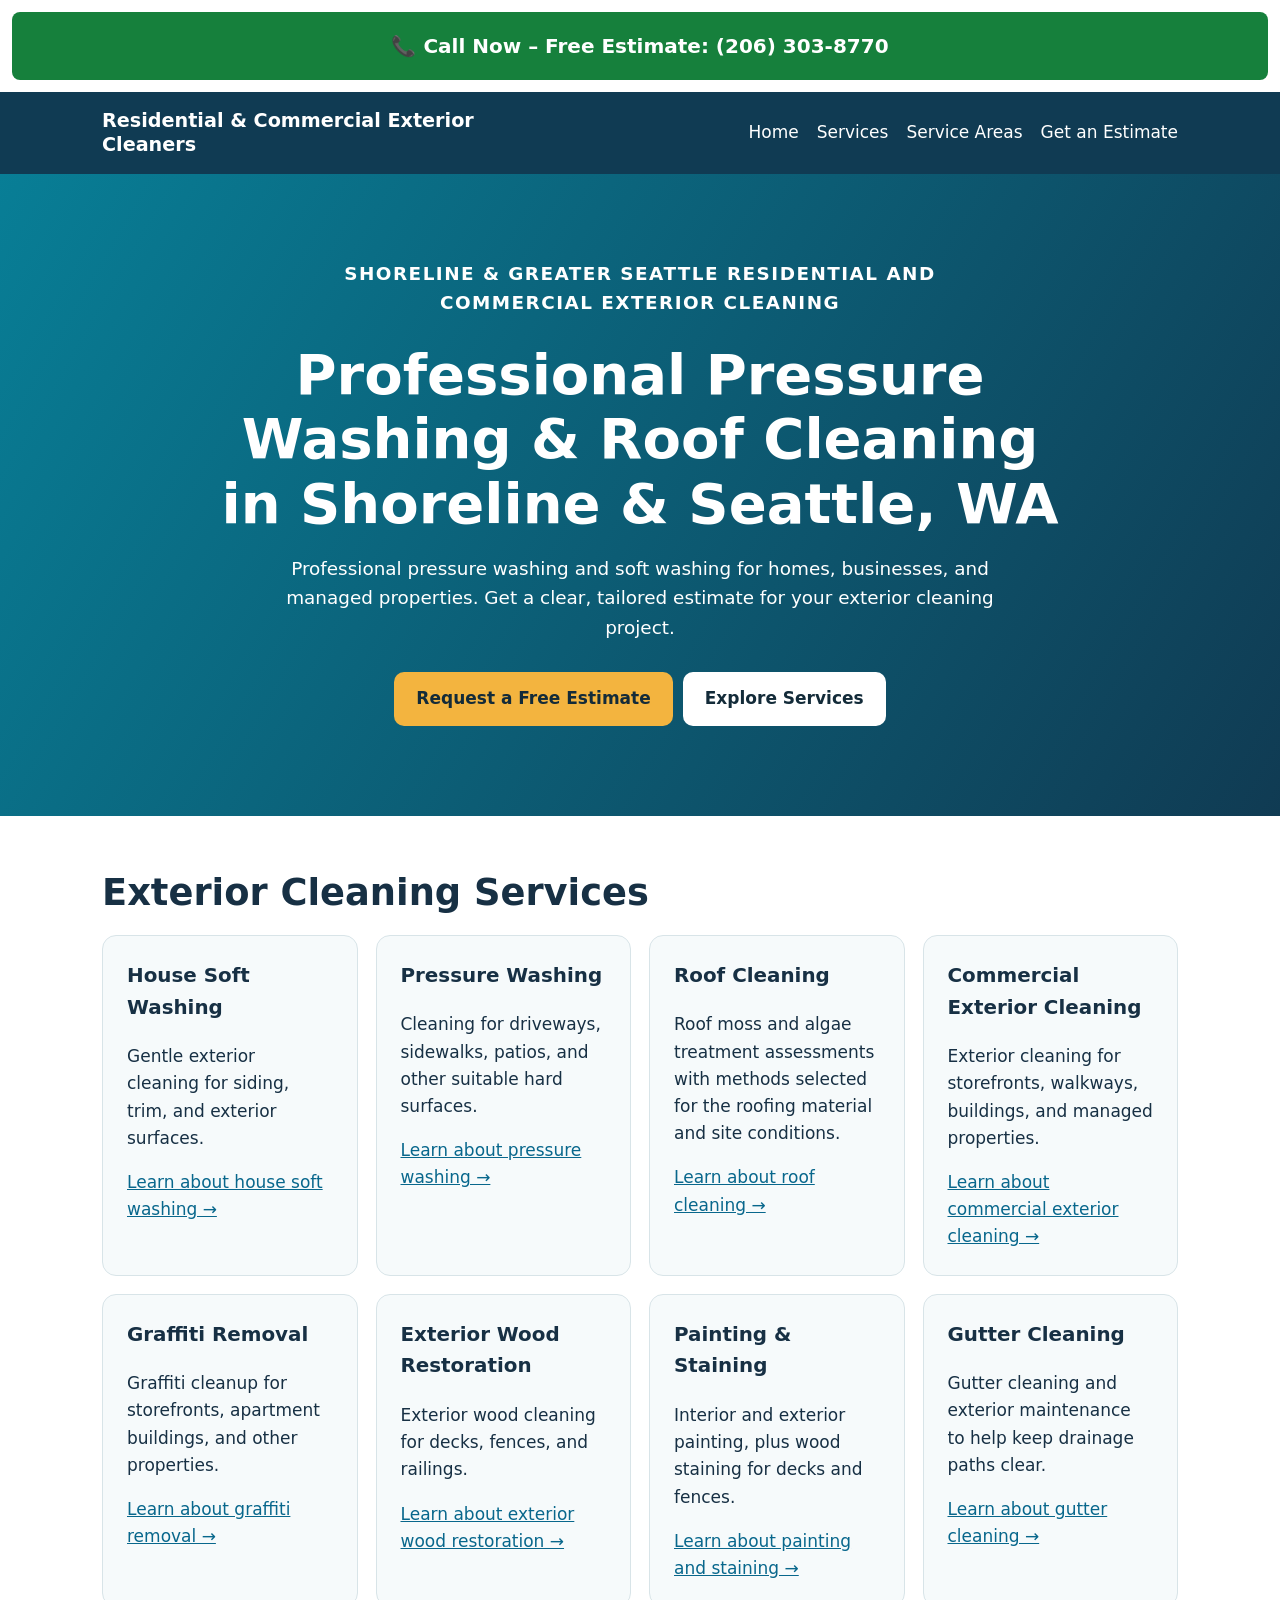
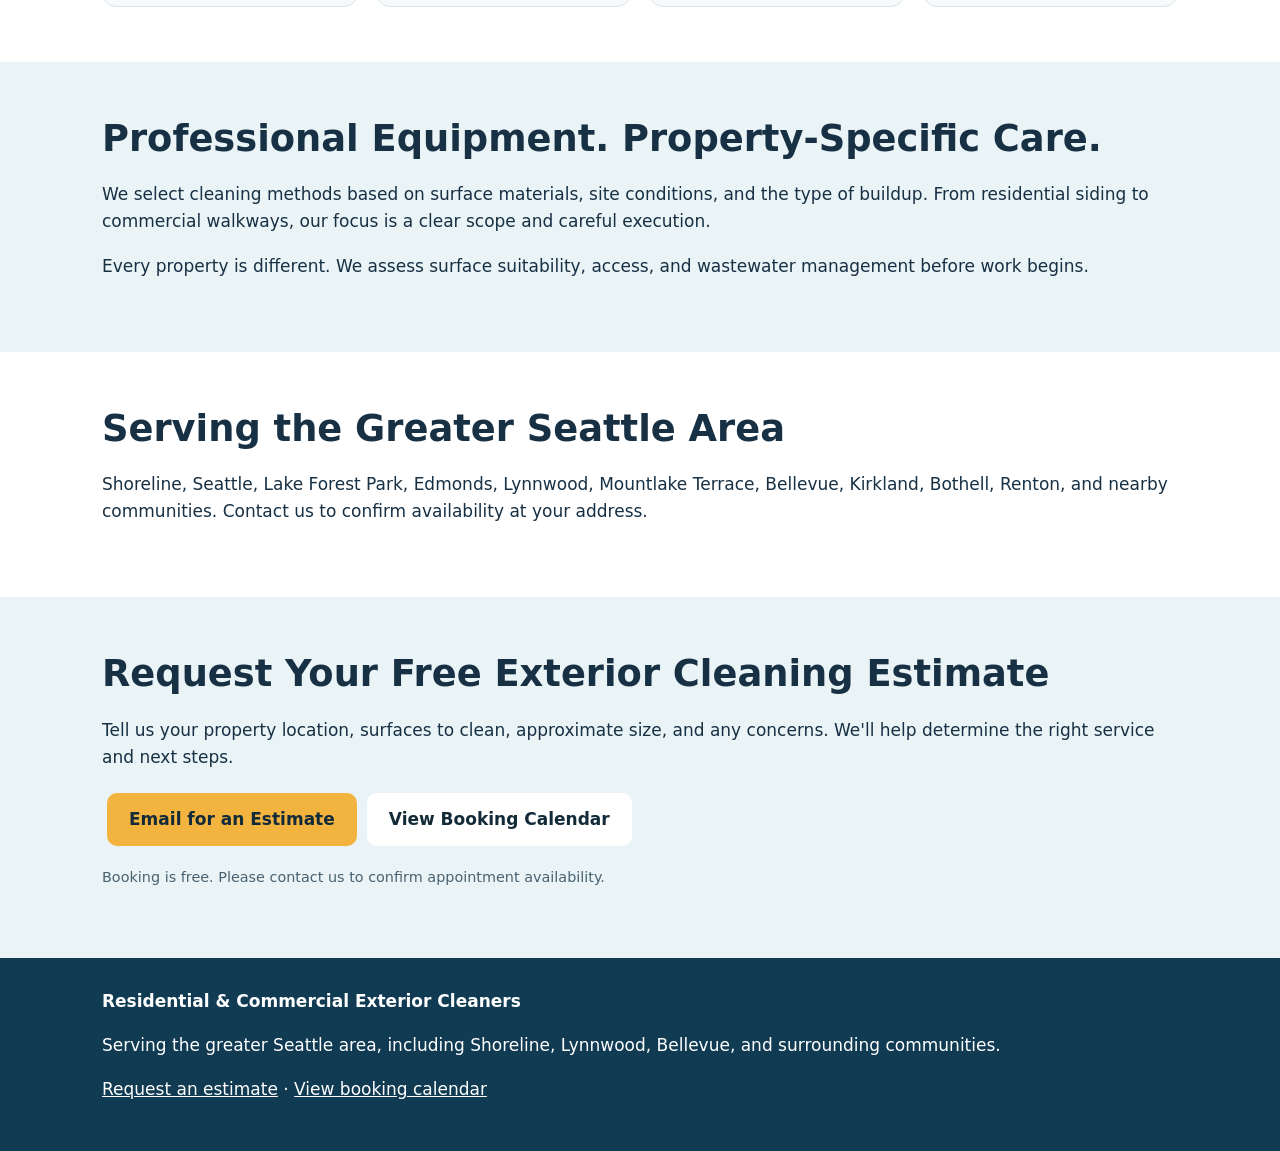
<file: index.html>
<!doctype html><html lang="en"><head><meta charset="utf-8"><meta name="viewport" content="width=device-width,initial-scale=1"><title>Pressure Washing &amp; Roof Cleaning | Shoreline &amp; Seattle, WA</title><meta name="description" content="Professional pressure washing, roof moss treatment, soft washing and gutter cleaning in Shoreline, Seattle and nearby cities. Call 206-303-8770 for a free estimate."><link rel="canonical" href="https://www.residentialcommercialexteriorcleaners.com/"><link rel="stylesheet" href="/styles.css"><script type="application/ld+json">{"@context":"https://schema.org","@type":"LocalBusiness","@id":"https://www.residentialcommercialexteriorcleaners.com/#business","name":"Residential & Commercial Exterior Cleaners","url":"https://www.residentialcommercialexteriorcleaners.com/","telephone":"+1-206-303-8770","email":"matt@residentialcommercialexteriorcleaners.com","description":"Residential and commercial pressure washing, roof cleaning, soft washing and exterior maintenance in Shoreline, Seattle and nearby Washington communities.","areaServed":[{"@type":"City","name":"Shoreline","containedInPlace":{"@type":"State","name":"Washington"}},{"@type":"City","name":"Seattle","containedInPlace":{"@type":"State","name":"Washington"}},{"@type":"City","name":"Lake Forest Park","containedInPlace":{"@type":"State","name":"Washington"}},{"@type":"City","name":"Edmonds","containedInPlace":{"@type":"State","name":"Washington"}},{"@type":"City","name":"Lynnwood","containedInPlace":{"@type":"State","name":"Washington"}},{"@type":"City","name":"Mountlake Terrace","containedInPlace":{"@type":"State","name":"Washington"}},{"@type":"City","name":"Bellevue","containedInPlace":{"@type":"State","name":"Washington"}},{"@type":"City","name":"Kirkland","containedInPlace":{"@type":"State","name":"Washington"}},{"@type":"City","name":"Bothell","containedInPlace":{"@type":"State","name":"Washington"}},{"@type":"City","name":"Renton","containedInPlace":{"@type":"State","name":"Washington"}}],"hasOfferCatalog":{"@type":"OfferCatalog","name":"Exterior cleaning services","itemListElement":[{"@type":"Offer","itemOffered":{"@type":"Service","name":"Pressure Washing","url":"https://www.residentialcommercialexteriorcleaners.com/services/pressure-washing.html"}},{"@type":"Offer","itemOffered":{"@type":"Service","name":"Roof Cleaning & Moss Treatment","url":"https://www.residentialcommercialexteriorcleaners.com/services/roof-cleaning.html"}},{"@type":"Offer","itemOffered":{"@type":"Service","name":"House Soft Washing","url":"https://www.residentialcommercialexteriorcleaners.com/services/house-soft-washing.html"}},{"@type":"Offer","itemOffered":{"@type":"Service","name":"Commercial Exterior Cleaning","url":"https://www.residentialcommercialexteriorcleaners.com/services/commercial-cleaning.html"}},{"@type":"Offer","itemOffered":{"@type":"Service","name":"Gutter Cleaning","url":"https://www.residentialcommercialexteriorcleaners.com/services/gutter-cleaning.html"}},{"@type":"Offer","itemOffered":{"@type":"Service","name":"Graffiti Removal","url":"https://www.residentialcommercialexteriorcleaners.com/services/graffiti-removal.html"}},{"@type":"Offer","itemOffered":{"@type":"Service","name":"Exterior Wood Restoration","url":"https://www.residentialcommercialexteriorcleaners.com/services/wood-restoration.html"}},{"@type":"Offer","itemOffered":{"@type":"Service","name":"Painting & Staining","url":"https://www.residentialcommercialexteriorcleaners.com/services/painting-staining.html"}}]}}</script>
    
    
<!-- Google tag (gtag.js) -->
<script async src="https://www.googletagmanager.com/gtag/js?id=AW-18505908150"></script>
<script>
  window.dataLayer = window.dataLayer || [];
  function gtag(){dataLayer.push(arguments);}
  gtag('js', new Date());

  gtag('config', 'AW-18505908150');
</script>
<!-- Google Ads estimate email click -->
<script>
  function trackEstimateEmailClick() {
    gtag('event', 'conversion', {
      'send_to': 'AW-18505908150/kSYCcKnG6kdELb_pvhE'
    });
  }
</script>
</head><body>
<a href="tel:+12063038770" style="display:block;background:#16803c;color:white;text-align:center;padding:18px;font-size:20px;font-weight:bold;text-decoration:none;border-radius:8px;margin:12px;">
  📞 Call Now – Free Estimate: (206) 303-8770
</a>
<header><div class="wrap"><a class="brand" href="/">Residential &amp; Commercial Exterior Cleaners</a><nav aria-label="Main navigation"><a href="/">Home</a><a href="/#services">Services</a><a href="/#areas">Service Areas</a><a href="/#quote">Get an Estimate</a></nav></div></header><main><section class="hero"><div class="wrap"><p class="eyebrow">Shoreline &amp; greater Seattle residential and commercial exterior cleaning</p><h1>Professional Pressure Washing &amp; Roof Cleaning in Shoreline &amp; Seattle, WA</h1><p>Professional pressure washing and soft washing for homes, businesses, and managed properties. Get a clear, tailored estimate for your exterior cleaning project.</p><a class="btn" href="tel:+12063038770">Request a Free Estimate</a><a class="btn secondary" href="#services">Explore Services</a></div></section><section class="section" id="services"><div class="wrap"><h2>Exterior Cleaning Services</h2><div class="grid"><article class="card"><h3>House Soft Washing</h3><p>Gentle exterior cleaning for siding, trim, and exterior surfaces.</p><a href="/services/house-soft-washing.html">Learn about house soft washing →</a></article><article class="card"><h3>Pressure Washing</h3><p>Cleaning for driveways, sidewalks, patios, and other suitable hard surfaces.</p><a href="/services/pressure-washing.html">Learn about pressure washing →</a></article><article class="card"><h3>Roof Cleaning</h3><p>Roof moss and algae treatment assessments with methods selected for the roofing material and site conditions.</p><a href="/services/roof-cleaning.html">Learn about roof cleaning →</a></article><article class="card"><h3>Commercial Exterior Cleaning</h3><p>Exterior cleaning for storefronts, walkways, buildings, and managed properties.</p><a href="/services/commercial-cleaning.html">Learn about commercial exterior cleaning →</a></article><article class="card"><h3>Graffiti Removal</h3><p>Graffiti cleanup for storefronts, apartment buildings, and other properties.</p><a href="/services/graffiti-removal.html">Learn about graffiti removal →</a></article><article class="card"><h3>Exterior Wood Restoration</h3><p>Exterior wood cleaning for decks, fences, and railings.</p><a href="/services/wood-restoration.html">Learn about exterior wood restoration →</a></article><article class="card"><h3>Painting &amp; Staining</h3><p>Interior and exterior painting, plus wood staining for decks and fences.</p><a href="/services/painting-staining.html">Learn about painting and staining →</a></article><article class="card"><h3>Gutter Cleaning</h3><p>Gutter cleaning and exterior maintenance to help keep drainage paths clear.</p><a href="/services/gutter-cleaning.html">Learn about gutter cleaning →</a></article></div></div></section><section class="section light"><div class="wrap"><h2>Professional Equipment. Property-Specific Care.</h2><p>We select cleaning methods based on surface materials, site conditions, and the type of buildup. From residential siding to commercial walkways, our focus is a clear scope and careful execution.</p><p>Every property is different. We assess surface suitability, access, and wastewater management before work begins.</p></div></section><section class="section" id="areas"><div class="wrap"><h2>Serving the Greater Seattle Area</h2><p>Shoreline, Seattle, Lake Forest Park, Edmonds, Lynnwood, Mountlake Terrace, Bellevue, Kirkland, Bothell, Renton, and nearby communities. Contact us to confirm availability at your address.</p></div></section><section class="section light" id="quote"><div class="wrap"><h2>Request Your Free Exterior Cleaning Estimate</h2><p>Tell us your property location, surfaces to clean, approximate size, and any concerns. We'll help determine the right service and next steps.</p><a class="btn" onclick="trackEstimateEmailClick()" href="mailto:matt@residentialcommercialexteriorcleaners.com?subject=Exterior%20Cleaning%20Estimate%20Request">Email for an Estimate</a><a class="btn secondary" href="https://calendar.app.google/ALPbAjFEjYgFYLGk9" rel="noopener noreferrer">View Booking Calendar</a><p class="note">Booking is free. Please contact us to confirm appointment availability.</p></div></section></main><footer><div class="wrap"><strong>Residential &amp; Commercial Exterior Cleaners</strong><p>Serving the greater Seattle area, including Shoreline, Lynnwood, Bellevue, and surrounding communities.</p><p><a href="/#quote">Request an estimate</a> · <a href="https://calendar.app.google/ALPbAjFEjYgFYLGk9" rel="noopener noreferrer">View booking calendar</a></p></div></footer></body></html>
</file>
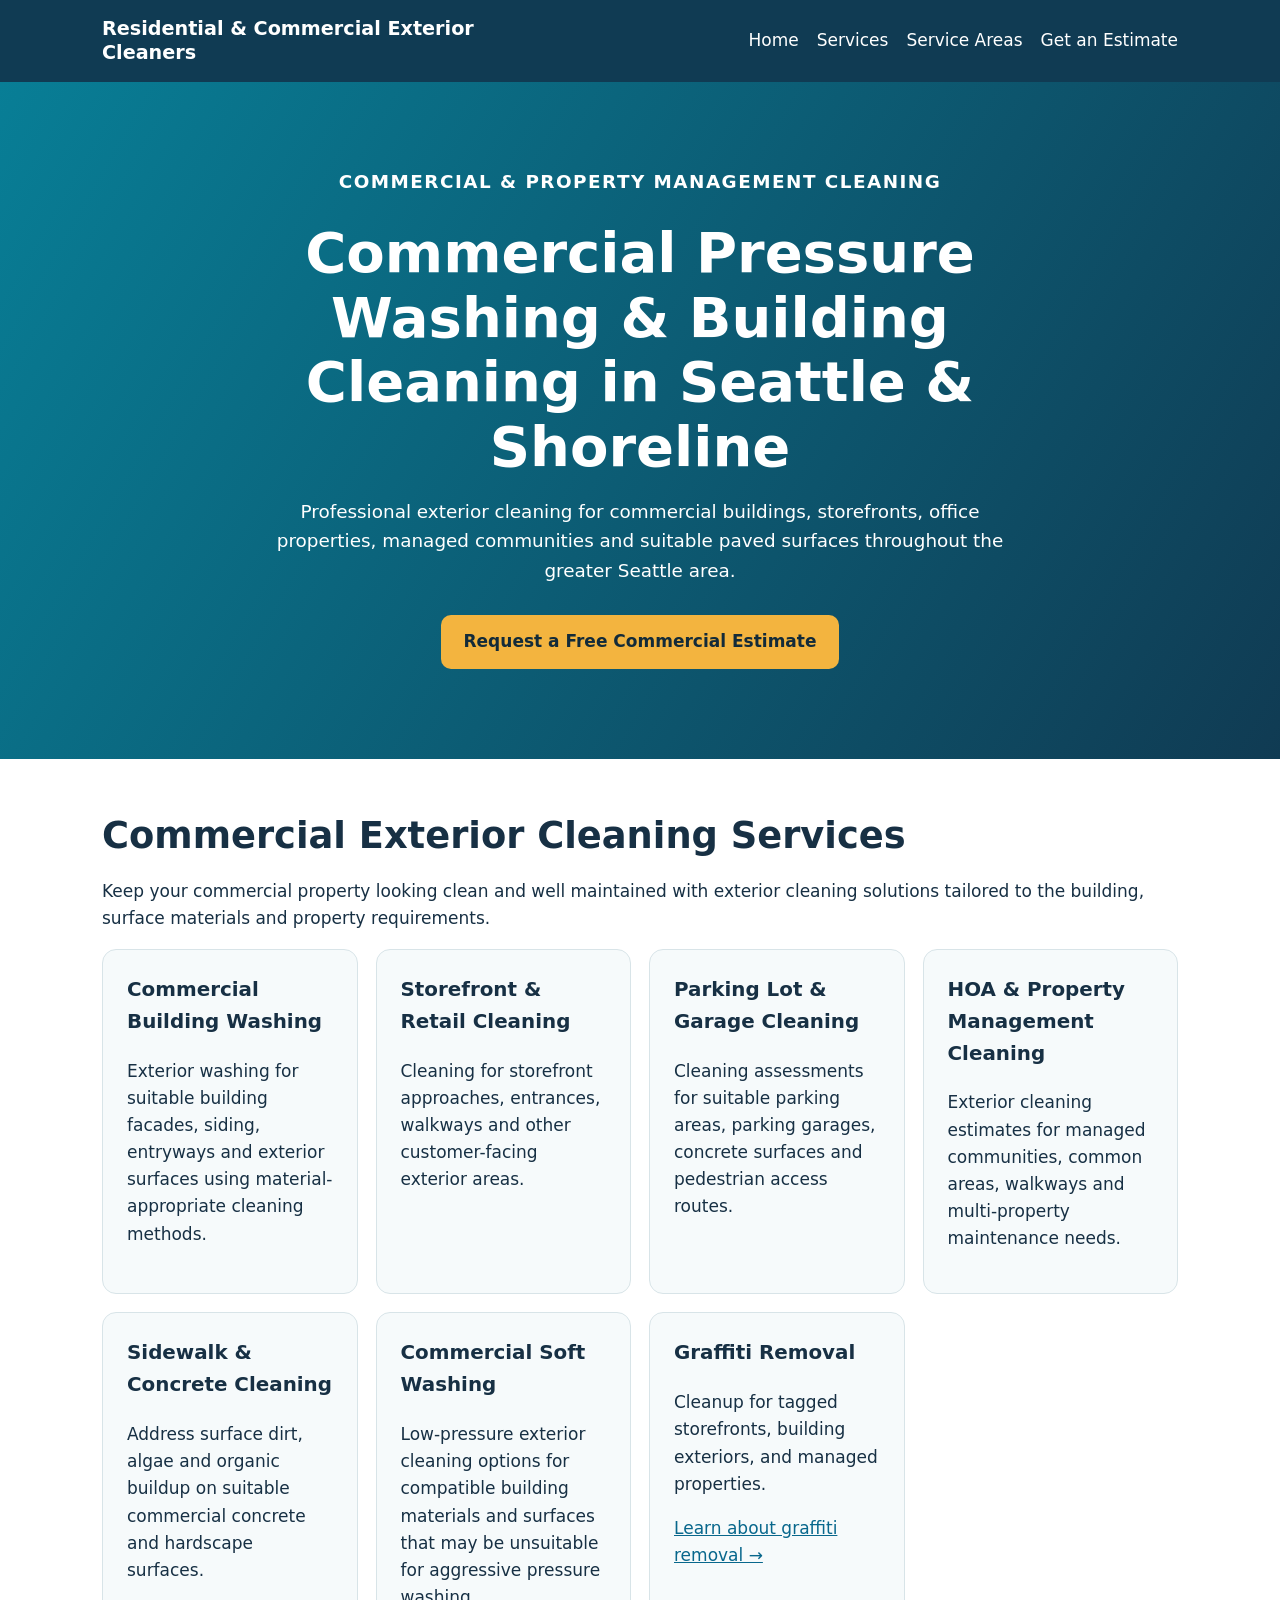
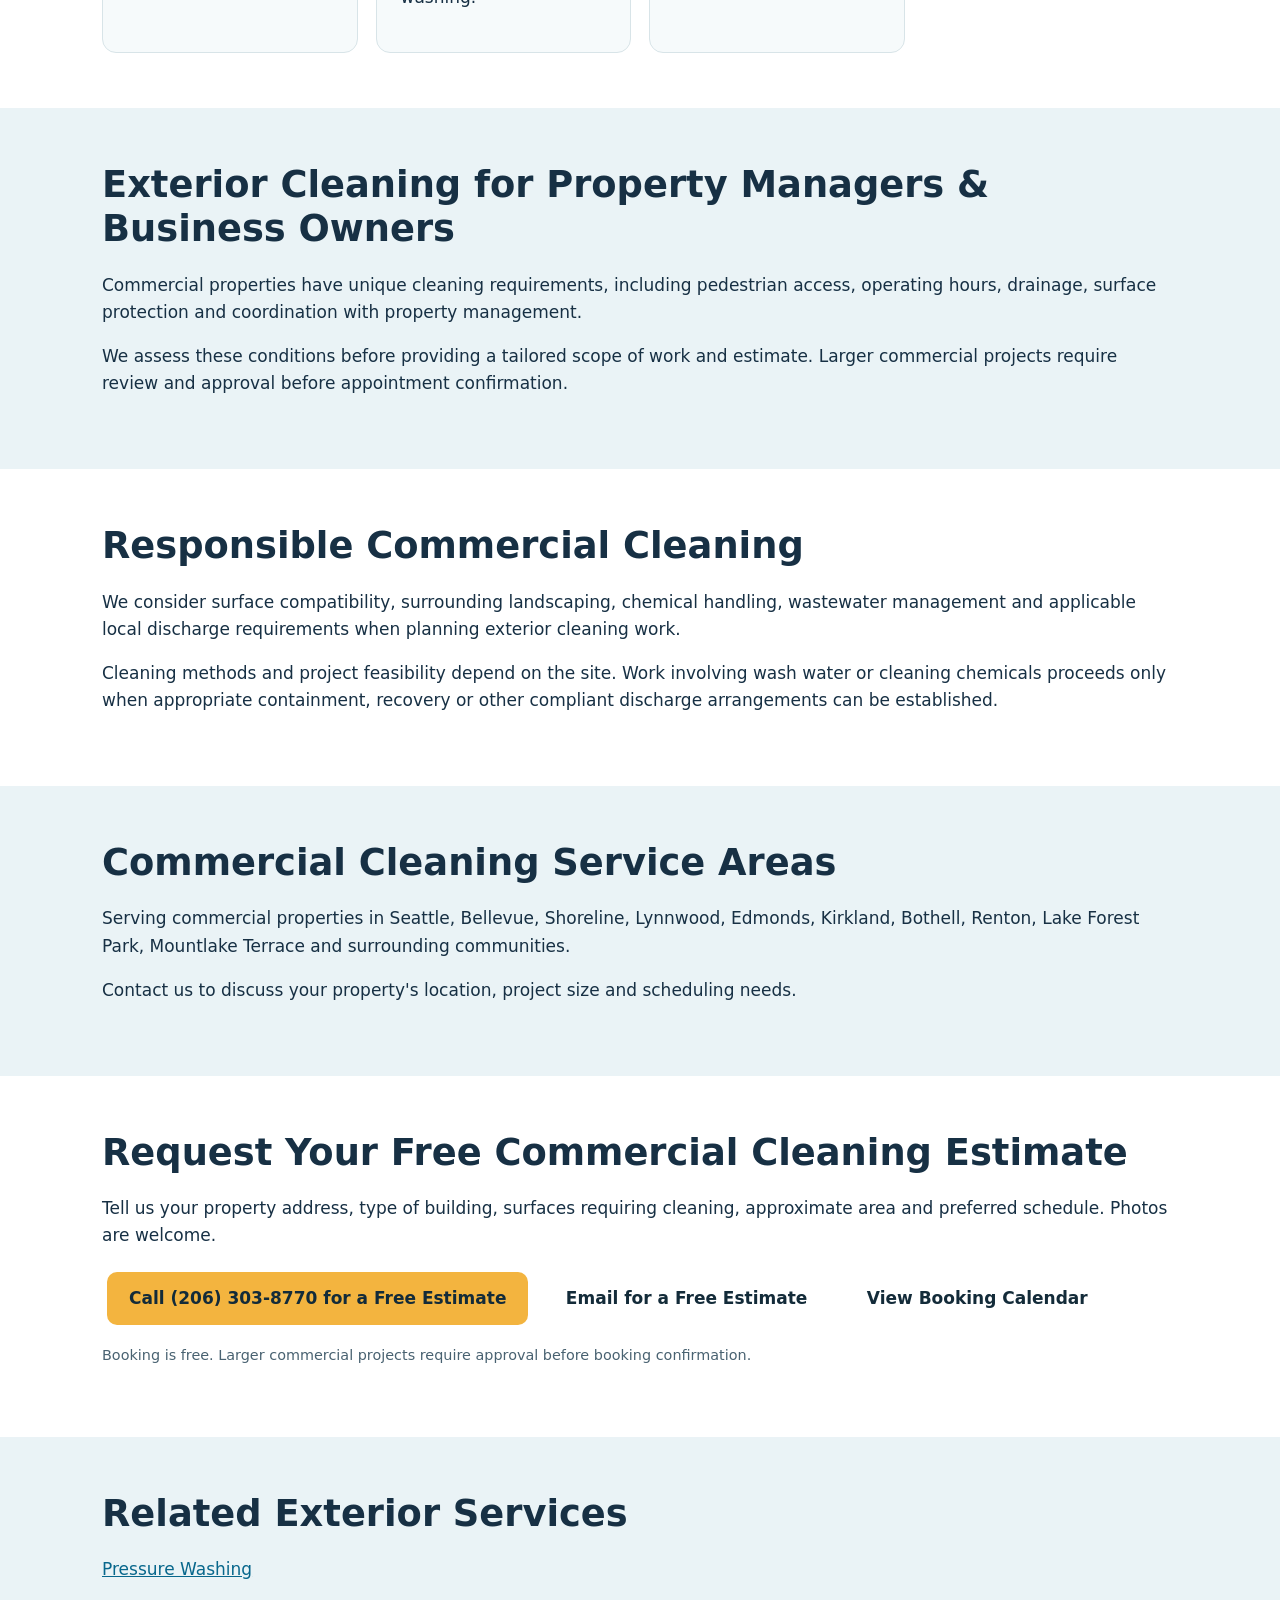
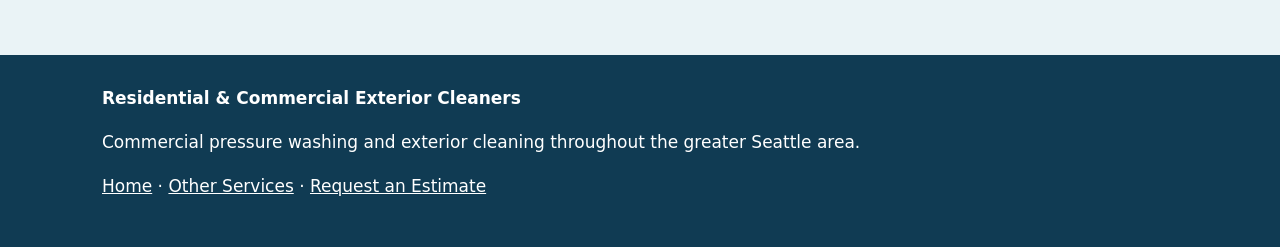
<file: services/commercial-cleaning.html>
<!doctype html>
<html lang="en">
<head>
<meta charset="utf-8">
<meta name="viewport" content="width=device-width,initial-scale=1">
<title>Commercial Pressure Washing | Seattle &amp; Shoreline, WA</title>
<meta name="description" content="Commercial building washing, storefront, sidewalk and parking area cleaning in Seattle, Shoreline and nearby cities. Call 206-303-8770 for a free estimate.">
<link rel="canonical" href="https://www.residentialcommercialexteriorcleaners.com/services/commercial-cleaning.html">
<link rel="stylesheet" href="/styles.css">

<!-- Google tag (gtag.js) -->
<script async src="https://www.googletagmanager.com/gtag/js?id=AW-18505908150"></script>
<script>
  window.dataLayer = window.dataLayer || [];
  function gtag(){dataLayer.push(arguments);}
  gtag('js', new Date());

  gtag('config', 'AW-18505908150');
</script>
</head>
<body>
<header><div class="wrap">
<a class="brand" href="/">Residential &amp; Commercial Exterior Cleaners</a>
<nav aria-label="Main navigation">
<a href="/">Home</a>
<a href="/#services">Services</a>
<a href="/#areas">Service Areas</a>
<a href="/#quote">Get an Estimate</a>
</nav></div></header>
<main>
<section class="hero"><div class="wrap">
<p class="eyebrow">Commercial &amp; Property Management Cleaning</p>
<h1>Commercial Pressure Washing &amp; Building Cleaning in Seattle &amp; Shoreline</h1>
<p>Professional exterior cleaning for commercial buildings, storefronts, office properties, managed communities and suitable paved surfaces throughout the greater Seattle area.</p>
<a class="btn" href="#quote">Request a Free Commercial Estimate</a>
</div></section>
<section class="section"><div class="wrap">
<h2>Commercial Exterior Cleaning Services</h2>
<p>Keep your commercial property looking clean and well maintained with exterior cleaning solutions tailored to the building, surface materials and property requirements.</p>
<div class="grid">
<article class="card"><h3>Commercial Building Washing</h3><p>Exterior washing for suitable building facades, siding, entryways and exterior surfaces using material-appropriate cleaning methods.</p></article>
<article class="card"><h3>Storefront &amp; Retail Cleaning</h3><p>Cleaning for storefront approaches, entrances, walkways and other customer-facing exterior areas.</p></article>
<article class="card"><h3>Parking Lot &amp; Garage Cleaning</h3><p>Cleaning assessments for suitable parking areas, parking garages, concrete surfaces and pedestrian access routes.</p></article>
<article class="card"><h3>HOA &amp; Property Management Cleaning</h3><p>Exterior cleaning estimates for managed communities, common areas, walkways and multi-property maintenance needs.</p></article>
<article class="card"><h3>Sidewalk &amp; Concrete Cleaning</h3><p>Address surface dirt, algae and organic buildup on suitable commercial concrete and hardscape surfaces.</p></article>
<article class="card"><h3>Commercial Soft Washing</h3><p>Low-pressure exterior cleaning options for compatible building materials and surfaces that may be unsuitable for aggressive pressure washing.</p></article>
<article class="card"><h3>Graffiti Removal</h3><p>Cleanup for tagged storefronts, building exteriors, and managed properties.</p><a href="/services/graffiti-removal.html">Learn about graffiti removal →</a></article>
</div></div></section>
<section class="section light"><div class="wrap">
<h2>Exterior Cleaning for Property Managers &amp; Business Owners</h2>
<p>Commercial properties have unique cleaning requirements, including pedestrian access, operating hours, drainage, surface protection and coordination with property management.</p>
<p>We assess these conditions before providing a tailored scope of work and estimate. Larger commercial projects require review and approval before appointment confirmation.</p>
</div></section>
<section class="section"><div class="wrap">
<h2>Responsible Commercial Cleaning</h2>
<p>We consider surface compatibility, surrounding landscaping, chemical handling, wastewater management and applicable local discharge requirements when planning exterior cleaning work.</p>
<p>Cleaning methods and project feasibility depend on the site. Work involving wash water or cleaning chemicals proceeds only when appropriate containment, recovery or other compliant discharge arrangements can be established.</p>
</div></section>
<section class="section light"><div class="wrap">
<h2>Commercial Cleaning Service Areas</h2>
<p>Serving commercial properties in Seattle, Bellevue, Shoreline, Lynnwood, Edmonds, Kirkland, Bothell, Renton, Lake Forest Park, Mountlake Terrace and surrounding communities.</p>
<p>Contact us to discuss your property's location, project size and scheduling needs.</p>
</div></section>
<section class="section" id="quote"><div class="wrap">
<h2>Request Your Free Commercial Cleaning Estimate</h2>
<p>Tell us your property address, type of building, surfaces requiring cleaning, approximate area and preferred schedule. Photos are welcome.</p>
<a class="btn" href="tel:+12063038770">Call (206) 303-8770 for a Free Estimate</a>
<a class="btn secondary" href="mailto:matt@residentialcommercialexteriorcleaners.com?subject=Commercial%20Exterior%20Cleaning%20Estimate">Email for a Free Estimate</a>
<a class="btn secondary" href="https://calendar.app.google/ALPbAjFEjYgFYLGk9" rel="noopener noreferrer">View Booking Calendar</a>
<p class="note">Booking is free. Larger commercial projects require approval before booking confirmation.</p>
</div></section>
<section class="section light"><div class="wrap"><h2>Related Exterior Services</h2><p><a href="/services/pressure-washing.html">Pressure Washing</a></p></div></section>
</main>
<footer><div class="wrap">
<strong>Residential &amp; Commercial Exterior Cleaners</strong>
<p>Commercial pressure washing and exterior cleaning throughout the greater Seattle area.</p>
<p><a href="/">Home</a> · <a href="/#services">Other Services</a> · <a href="/#quote">Request an Estimate</a></p>
</div></footer>
</body>
</html>
</file>
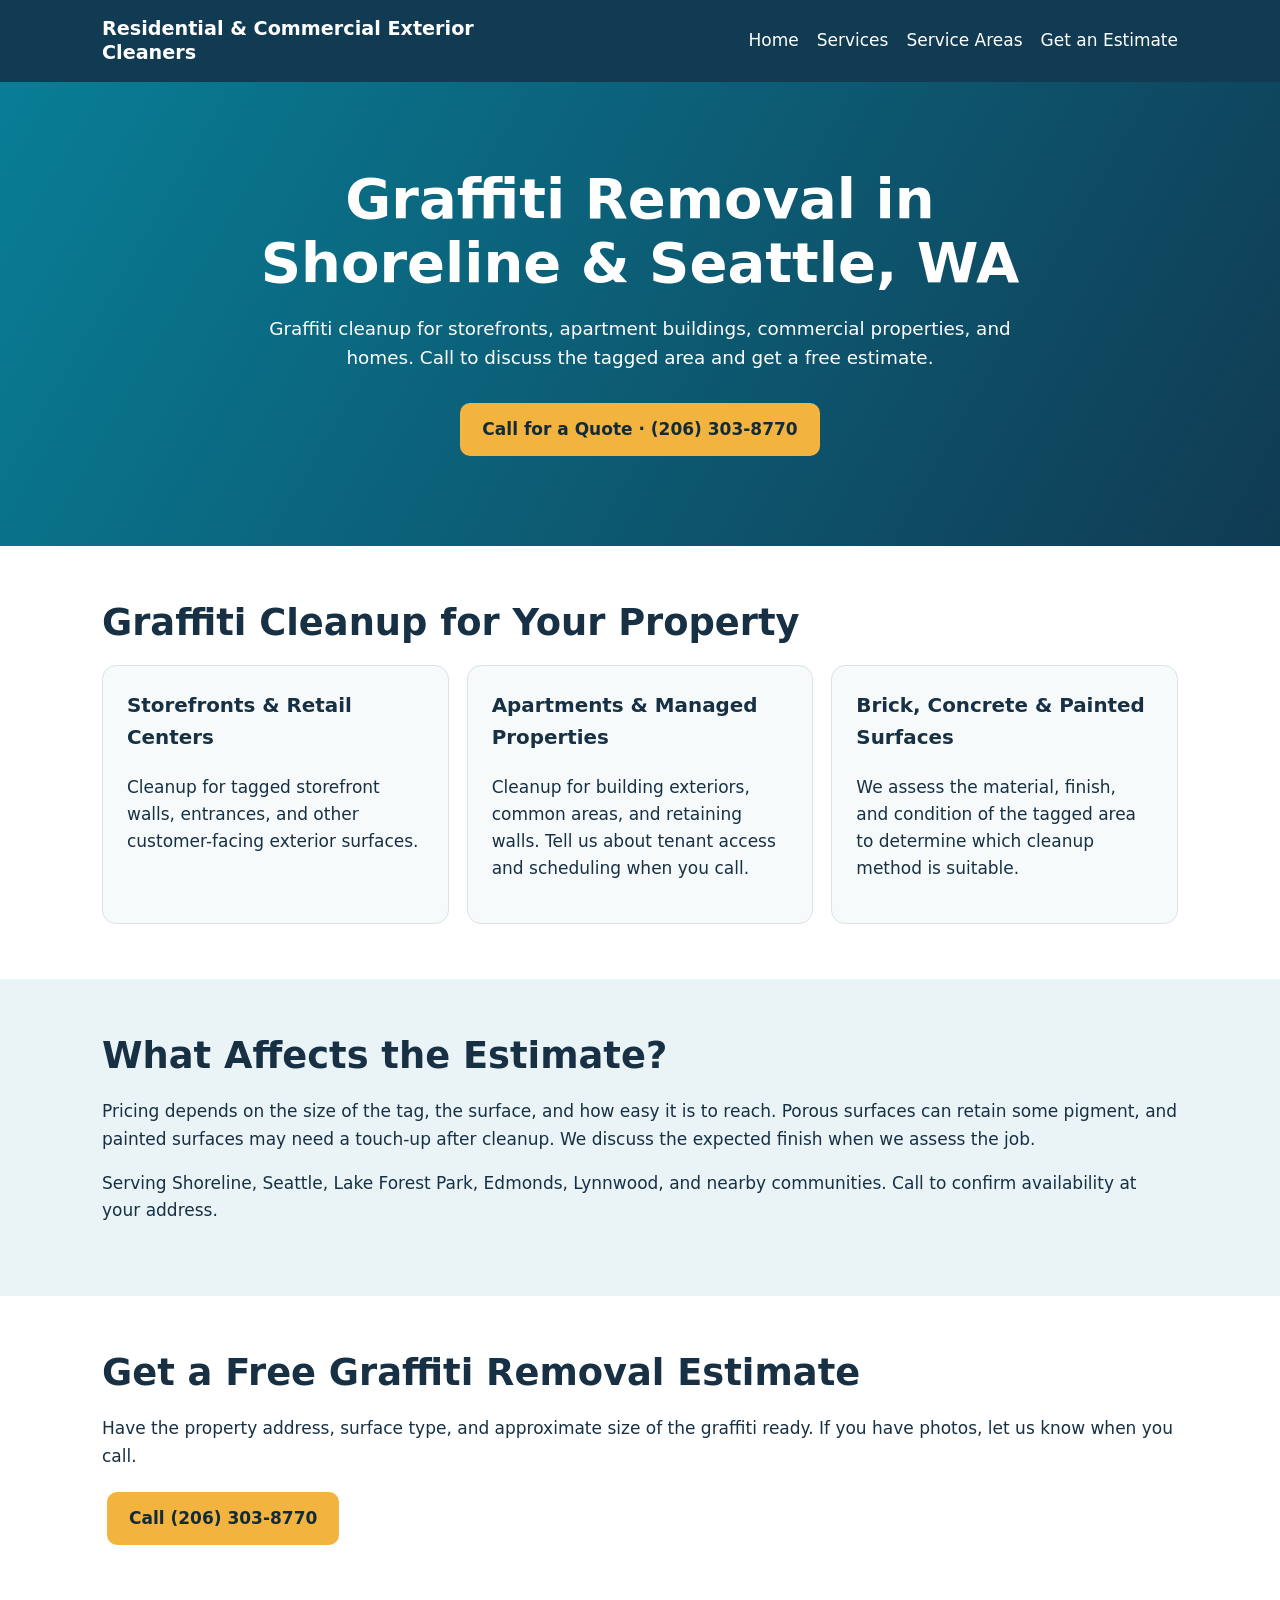
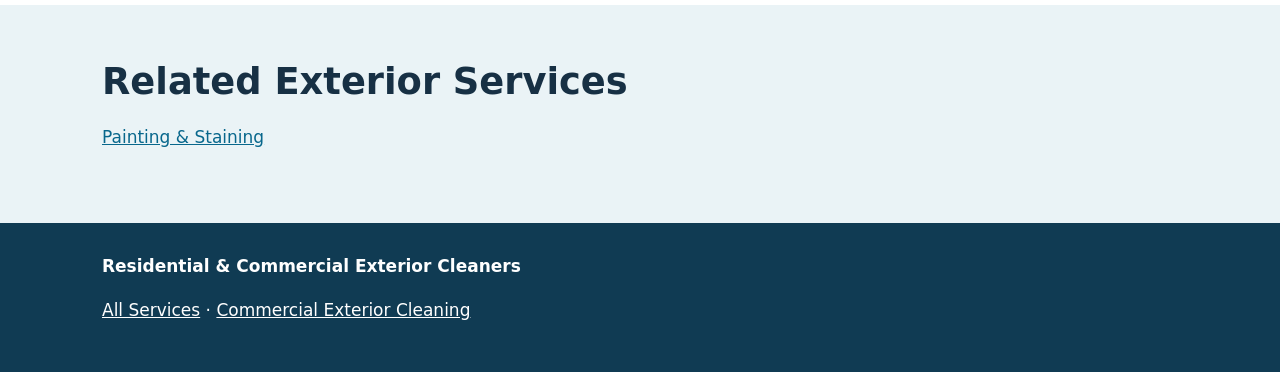
<file: services/graffiti-removal.html>
<!doctype html>
<html lang="en">
<head>
  <meta charset="utf-8">
  <meta name="viewport" content="width=device-width,initial-scale=1">
  <title>Graffiti Removal | Shoreline &amp; Seattle, WA</title>
  <meta name="description" content="Graffiti cleanup for storefronts, apartments, homes and managed properties in Shoreline and Seattle. Call 206-303-8770 for a free estimate.">
  <link rel="canonical" href="https://www.residentialcommercialexteriorcleaners.com/services/graffiti-removal.html">
  <link rel="stylesheet" href="/styles.css">

<!-- Google tag (gtag.js) -->
<script async src="https://www.googletagmanager.com/gtag/js?id=AW-18505908150"></script>
<script>
  window.dataLayer = window.dataLayer || [];
  function gtag(){dataLayer.push(arguments);}
  gtag('js', new Date());

  gtag('config', 'AW-18505908150');
</script>
</head>
<body>
  <header>
    <div class="wrap">
      <a class="brand" href="/">Residential &amp; Commercial Exterior Cleaners</a>
      <nav aria-label="Main navigation">
        <a href="/">Home</a>
        <a href="/#services">Services</a>
        <a href="/#areas">Service Areas</a>
        <a href="#quote">Get an Estimate</a>
      </nav>
    </div>
  </header>
  <main>
    <section class="hero">
      <div class="wrap">
        <h1>Graffiti Removal in Shoreline &amp; Seattle, WA</h1>
        <p>Graffiti cleanup for storefronts, apartment buildings, commercial properties, and homes. Call to discuss the tagged area and get a free estimate.</p>
        <a class="btn" href="tel:+12063038770">Call for a Quote · (206) 303-8770</a>
      </div>
    </section>
    <section class="section">
      <div class="wrap">
        <h2>Graffiti Cleanup for Your Property</h2>
        <div class="grid">
          <article class="card">
            <h3>Storefronts &amp; Retail Centers</h3>
            <p>Cleanup for tagged storefront walls, entrances, and other customer-facing exterior surfaces.</p>
          </article>
          <article class="card">
            <h3>Apartments &amp; Managed Properties</h3>
            <p>Cleanup for building exteriors, common areas, and retaining walls. Tell us about tenant access and scheduling when you call.</p>
          </article>
          <article class="card">
            <h3>Brick, Concrete &amp; Painted Surfaces</h3>
            <p>We assess the material, finish, and condition of the tagged area to determine which cleanup method is suitable.</p>
          </article>
        </div>
      </div>
    </section>
    <section class="section light">
      <div class="wrap">
        <h2>What Affects the Estimate?</h2>
        <p>Pricing depends on the size of the tag, the surface, and how easy it is to reach. Porous surfaces can retain some pigment, and painted surfaces may need a touch-up after cleanup. We discuss the expected finish when we assess the job.</p>
        <p>Serving Shoreline, Seattle, Lake Forest Park, Edmonds, Lynnwood, and nearby communities. Call to confirm availability at your address.</p>
      </div>
    </section>
    <section class="section" id="quote">
      <div class="wrap">
        <h2>Get a Free Graffiti Removal Estimate</h2>
        <p>Have the property address, surface type, and approximate size of the graffiti ready. If you have photos, let us know when you call.</p>
        <a class="btn" href="tel:+12063038770">Call (206) 303-8770</a>
      </div>
    </section>
  <section class="section light"><div class="wrap"><h2>Related Exterior Services</h2><p><a href="/services/painting-staining.html">Painting &amp; Staining</a></p></div></section>
</main>
  <footer>
    <div class="wrap">
      <strong>Residential &amp; Commercial Exterior Cleaners</strong>
      <p><a href="/#services">All Services</a> · <a href="/services/commercial-cleaning.html">Commercial Exterior Cleaning</a></p>
    </div>
  </footer>
</body>
</html>
</file>
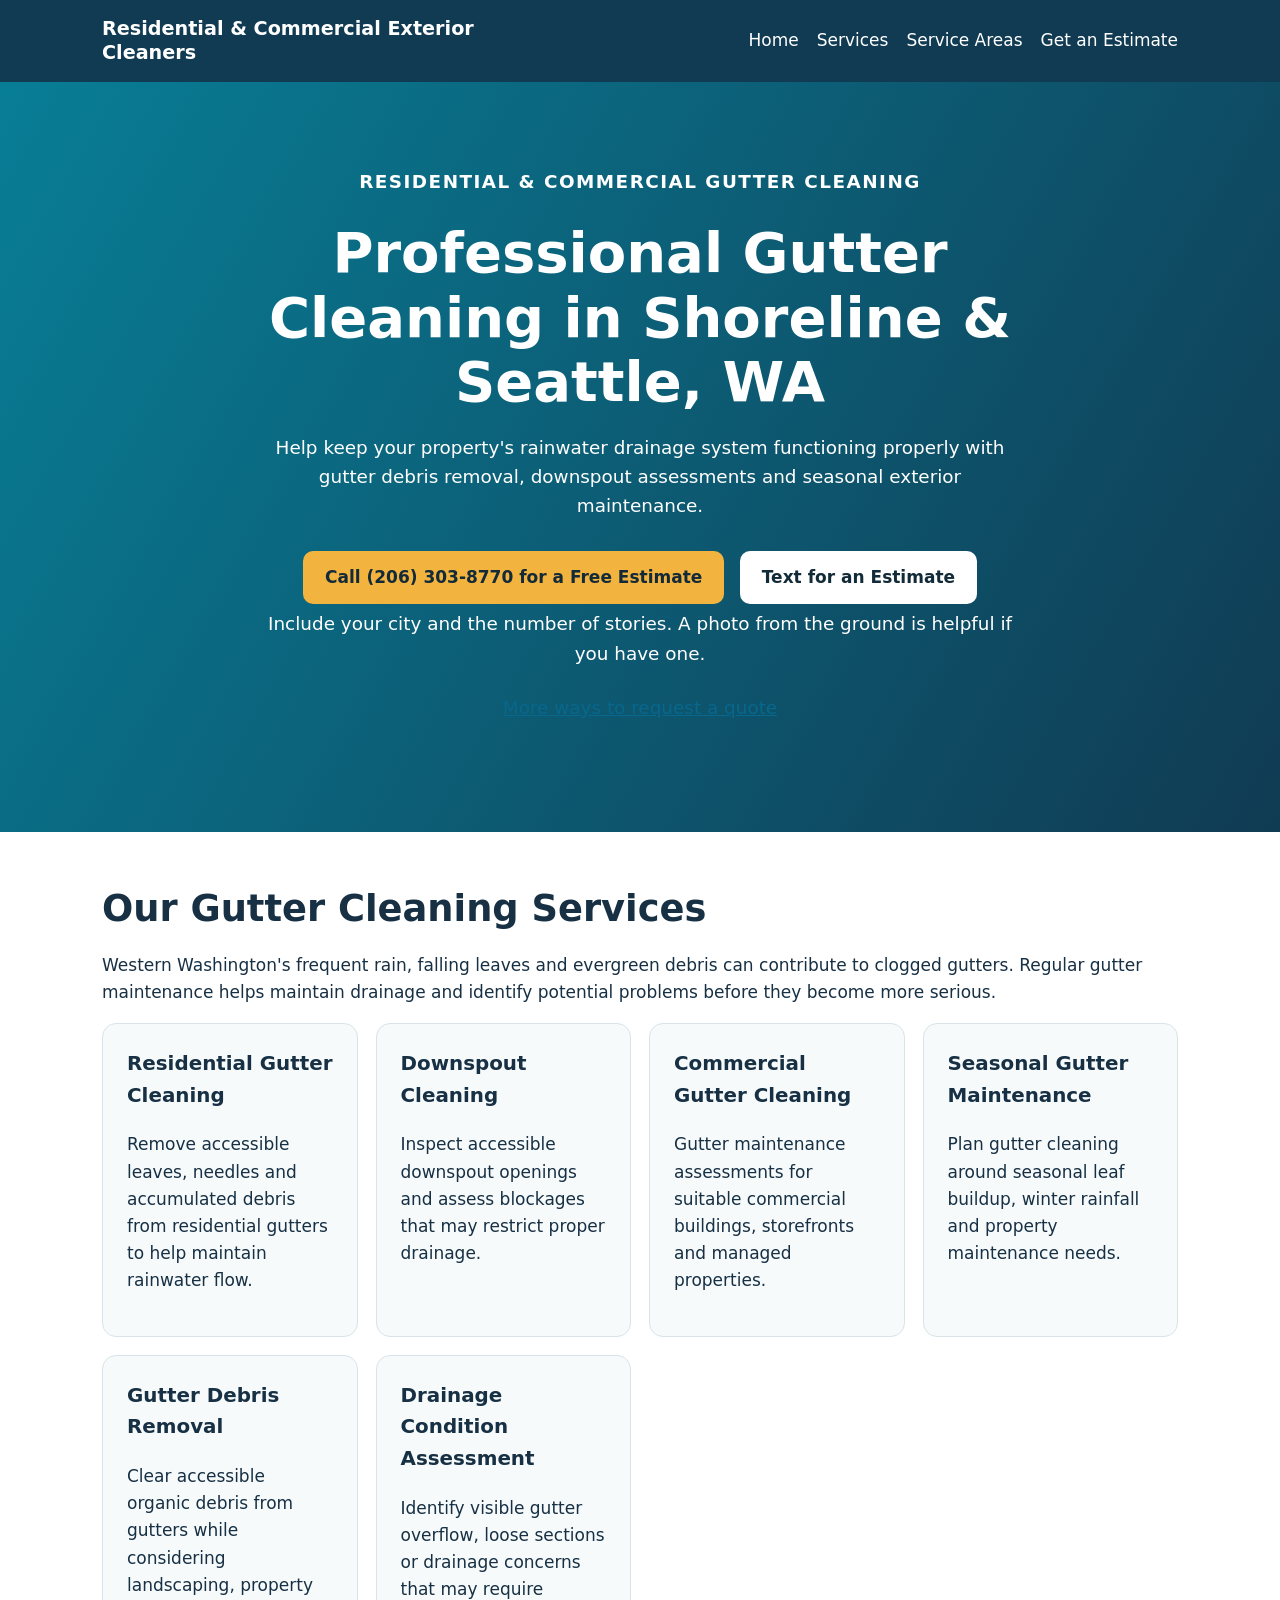
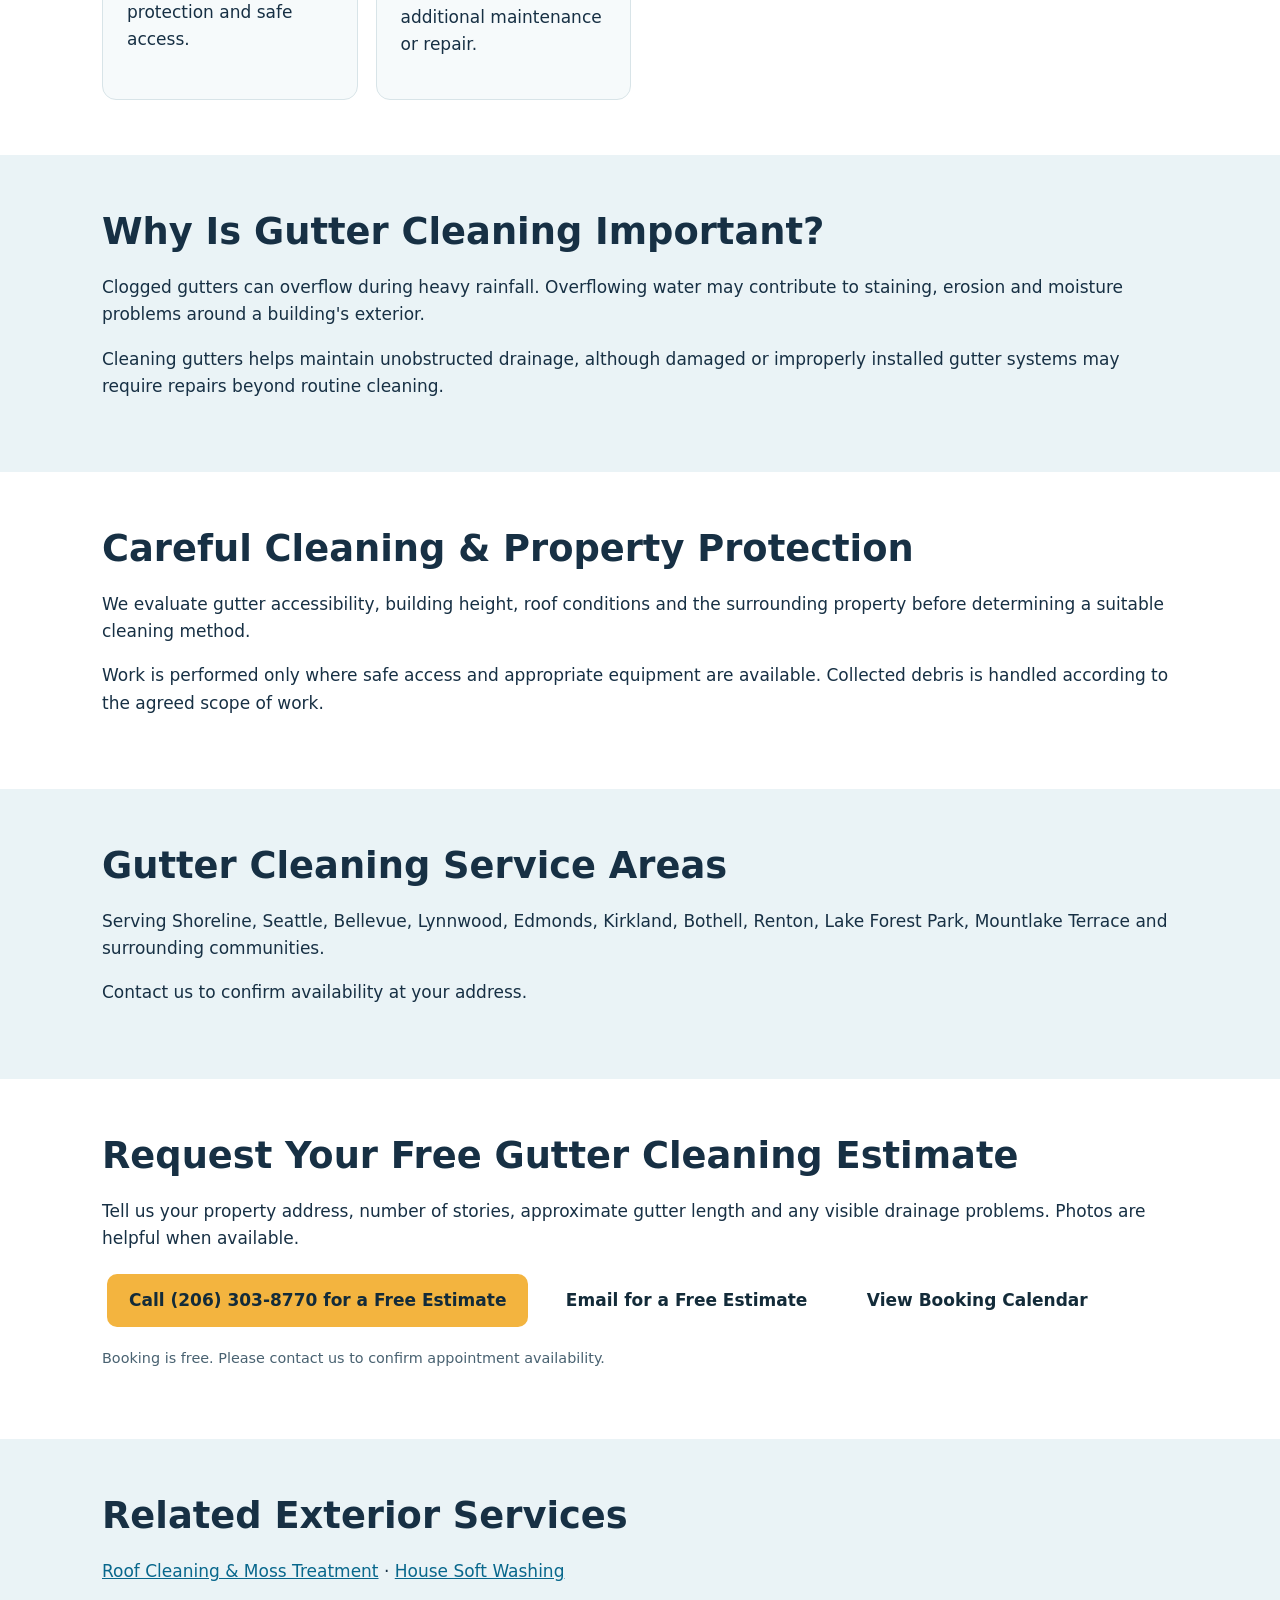
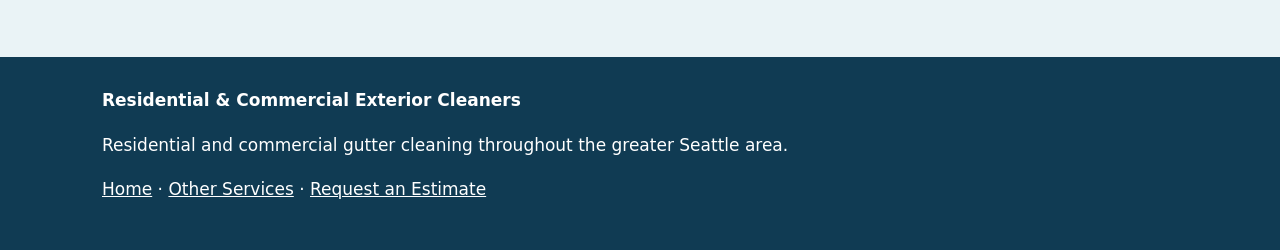
<file: services/gutter-cleaning.html>
<!doctype html>
<html lang="en">
<head>
<meta charset="utf-8">
<meta name="viewport" content="width=device-width,initial-scale=1">
<title>Gutter Cleaning | Shoreline &amp; Seattle, WA</title>
<meta name="description" content="Residential and commercial gutter debris removal and downspout assessments in Shoreline, Seattle and nearby cities. Call 206-303-8770 for a free estimate.">
<link rel="canonical" href="https://www.residentialcommercialexteriorcleaners.com/services/gutter-cleaning.html">
<link rel="stylesheet" href="/styles.css">

<!-- Google tag (gtag.js) -->
<script async src="https://www.googletagmanager.com/gtag/js?id=AW-18505908150"></script>
<script>
  window.dataLayer = window.dataLayer || [];
  function gtag(){dataLayer.push(arguments);}
  gtag('js', new Date());

  gtag('config', 'AW-18505908150');
</script>
</head>
<body>
<header><div class="wrap">
<a class="brand" href="/">Residential &amp; Commercial Exterior Cleaners</a>
<nav aria-label="Main navigation">
<a href="/">Home</a>
<a href="/#services">Services</a>
<a href="/#areas">Service Areas</a>
<a href="/#quote">Get an Estimate</a>
</nav></div></header>
<main>
<section class="hero"><div class="wrap">
<p class="eyebrow">Residential &amp; Commercial Gutter Cleaning</p>
<h1>Professional Gutter Cleaning in Shoreline &amp; Seattle, WA</h1>
<p>Help keep your property's rainwater drainage system functioning properly with gutter debris removal, downspout assessments and seasonal exterior maintenance.</p>
<a class="btn" href="tel:+12063038770">Call (206) 303-8770 for a Free Estimate</a>
<a class="btn secondary" href="sms:+12063038770">Text for an Estimate</a>
<p>Include your city and the number of stories. A photo from the ground is helpful if you have one.</p>
<p><a href="#quote">More ways to request a quote</a></p>
</div></section>
<section class="section"><div class="wrap">
<h2>Our Gutter Cleaning Services</h2>
<p>Western Washington's frequent rain, falling leaves and evergreen debris can contribute to clogged gutters. Regular gutter maintenance helps maintain drainage and identify potential problems before they become more serious.</p>
<div class="grid">
<article class="card"><h3>Residential Gutter Cleaning</h3><p>Remove accessible leaves, needles and accumulated debris from residential gutters to help maintain rainwater flow.</p></article>
<article class="card"><h3>Downspout Cleaning</h3><p>Inspect accessible downspout openings and assess blockages that may restrict proper drainage.</p></article>
<article class="card"><h3>Commercial Gutter Cleaning</h3><p>Gutter maintenance assessments for suitable commercial buildings, storefronts and managed properties.</p></article>
<article class="card"><h3>Seasonal Gutter Maintenance</h3><p>Plan gutter cleaning around seasonal leaf buildup, winter rainfall and property maintenance needs.</p></article>
<article class="card"><h3>Gutter Debris Removal</h3><p>Clear accessible organic debris from gutters while considering landscaping, property protection and safe access.</p></article>
<article class="card"><h3>Drainage Condition Assessment</h3><p>Identify visible gutter overflow, loose sections or drainage concerns that may require additional maintenance or repair.</p></article>
</div></div></section>
<section class="section light"><div class="wrap">
<h2>Why Is Gutter Cleaning Important?</h2>
<p>Clogged gutters can overflow during heavy rainfall. Overflowing water may contribute to staining, erosion and moisture problems around a building's exterior.</p>
<p>Cleaning gutters helps maintain unobstructed drainage, although damaged or improperly installed gutter systems may require repairs beyond routine cleaning.</p>
</div></section>
<section class="section"><div class="wrap">
<h2>Careful Cleaning &amp; Property Protection</h2>
<p>We evaluate gutter accessibility, building height, roof conditions and the surrounding property before determining a suitable cleaning method.</p>
<p>Work is performed only where safe access and appropriate equipment are available. Collected debris is handled according to the agreed scope of work.</p>
</div></section>
<section class="section light"><div class="wrap">
<h2>Gutter Cleaning Service Areas</h2>
<p>Serving Shoreline, Seattle, Bellevue, Lynnwood, Edmonds, Kirkland, Bothell, Renton, Lake Forest Park, Mountlake Terrace and surrounding communities.</p>
<p>Contact us to confirm availability at your address.</p>
</div></section>
<section class="section" id="quote"><div class="wrap">
<h2>Request Your Free Gutter Cleaning Estimate</h2>
<p>Tell us your property address, number of stories, approximate gutter length and any visible drainage problems. Photos are helpful when available.</p>
<a class="btn" href="tel:+12063038770">Call (206) 303-8770 for a Free Estimate</a>
<a class="btn secondary" href="mailto:matt@residentialcommercialexteriorcleaners.com?subject=Gutter%20Cleaning%20Estimate">Email for a Free Estimate</a>
<a class="btn secondary" href="https://calendar.app.google/ALPbAjFEjYgFYLGk9" rel="noopener noreferrer">View Booking Calendar</a>
<p class="note">Booking is free. Please contact us to confirm appointment availability.</p>
</div></section>
<section class="section light"><div class="wrap"><h2>Related Exterior Services</h2><p><a href="/services/roof-cleaning.html">Roof Cleaning &amp; Moss Treatment</a> · <a href="/services/house-soft-washing.html">House Soft Washing</a></p></div></section>
</main>
<footer><div class="wrap">
<strong>Residential &amp; Commercial Exterior Cleaners</strong>
<p>Residential and commercial gutter cleaning throughout the greater Seattle area.</p>
<p><a href="/">Home</a> · <a href="/#services">Other Services</a> · <a href="/#quote">Request an Estimate</a></p>
</div></footer>
</body>
</html>
</file>
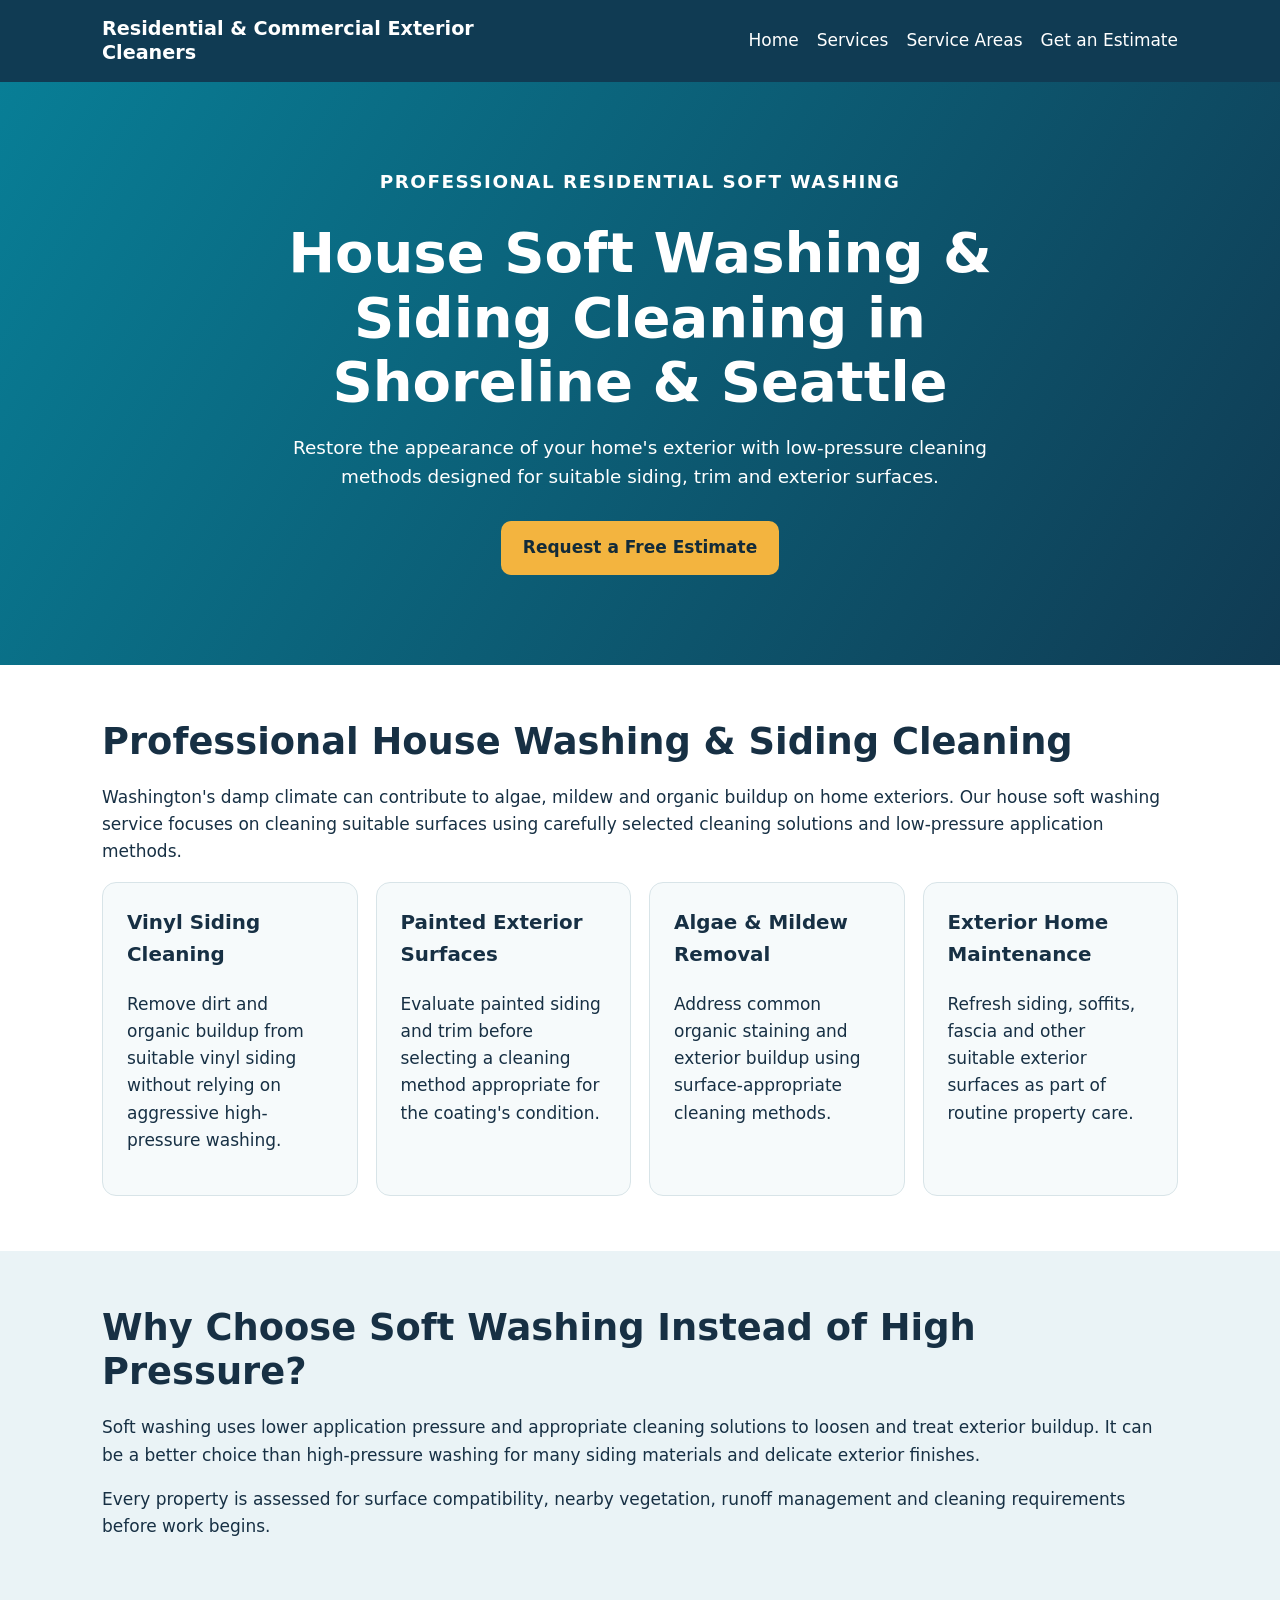
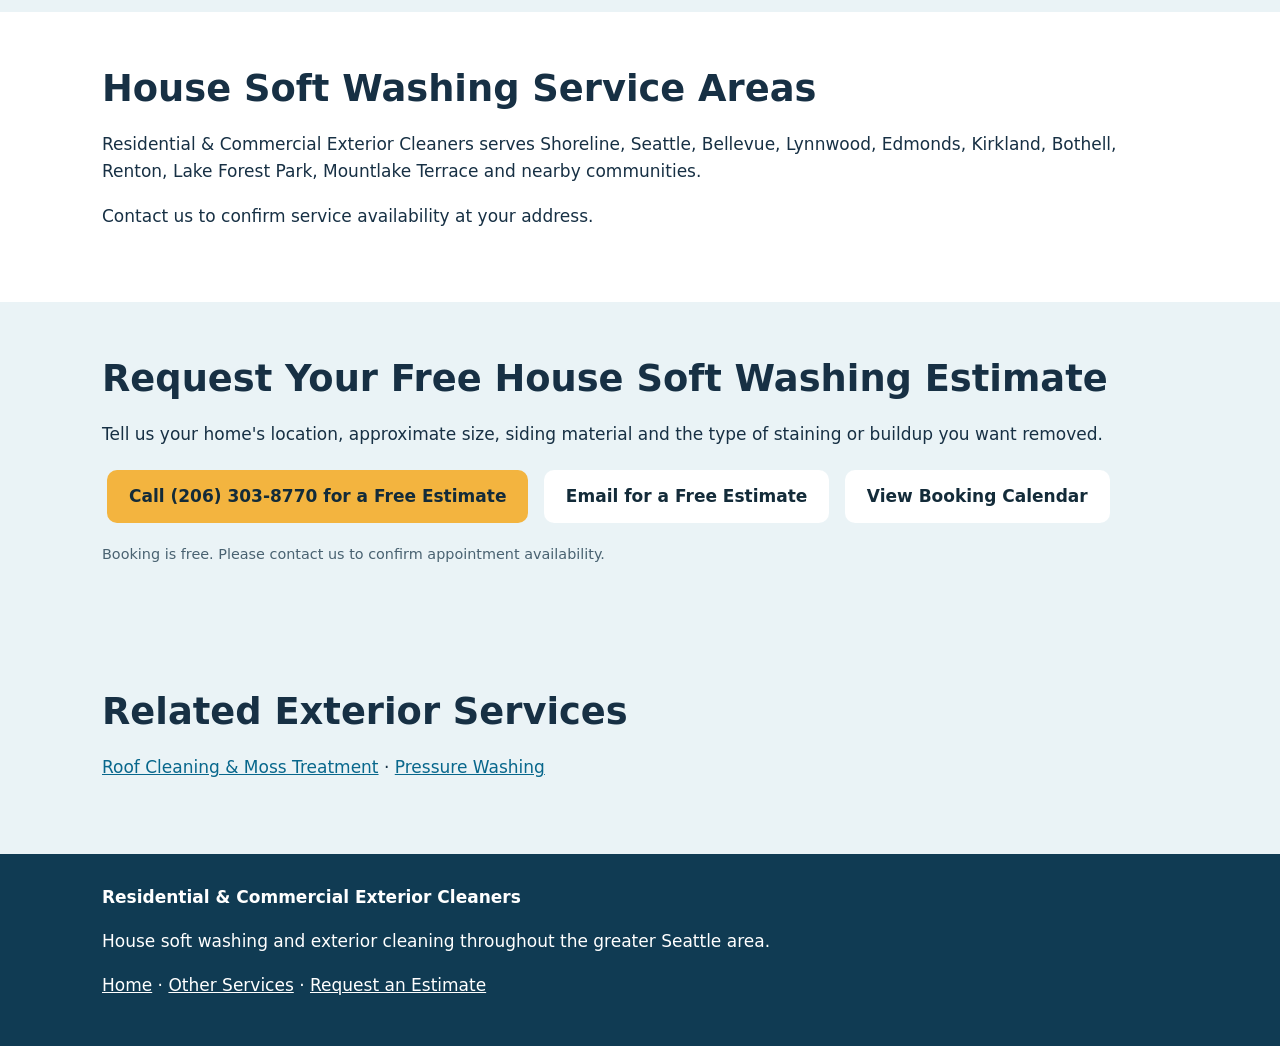
<file: services/house-soft-washing.html>
<!doctype html>
<html lang="en">
<head>
<meta charset="utf-8">
<meta name="viewport" content="width=device-width,initial-scale=1">
<title>House Soft Washing | Shoreline &amp; Seattle, WA</title>
<meta name="description" content="Low-pressure siding and exterior house washing for algae, mildew and dirt in Shoreline, Seattle and nearby cities. Call 206-303-8770 for a free estimate.">
<link rel="canonical" href="https://www.residentialcommercialexteriorcleaners.com/services/house-soft-washing.html">
<link rel="stylesheet" href="/styles.css">

<!-- Google tag (gtag.js) -->
<script async src="https://www.googletagmanager.com/gtag/js?id=AW-18505908150"></script>
<script>
  window.dataLayer = window.dataLayer || [];
  function gtag(){dataLayer.push(arguments);}
  gtag('js', new Date());

  gtag('config', 'AW-18505908150');
</script>
</head>
<body>
<header><div class="wrap">
<a class="brand" href="/">Residential &amp; Commercial Exterior Cleaners</a>
<nav aria-label="Main navigation">
<a href="/">Home</a>
<a href="/#services">Services</a>
<a href="/#areas">Service Areas</a>
<a href="/#quote">Get an Estimate</a>
</nav></div></header>
<main>
<section class="hero"><div class="wrap">
<p class="eyebrow">Professional Residential Soft Washing</p>
<h1>House Soft Washing &amp; Siding Cleaning in Shoreline &amp; Seattle</h1>
<p>Restore the appearance of your home's exterior with low-pressure cleaning methods designed for suitable siding, trim and exterior surfaces.</p>
<a class="btn" href="#quote">Request a Free Estimate</a>
</div></section>
<section class="section"><div class="wrap">
<h2>Professional House Washing &amp; Siding Cleaning</h2>
<p>Washington's damp climate can contribute to algae, mildew and organic buildup on home exteriors. Our house soft washing service focuses on cleaning suitable surfaces using carefully selected cleaning solutions and low-pressure application methods.</p>
<div class="grid">
<article class="card"><h3>Vinyl Siding Cleaning</h3><p>Remove dirt and organic buildup from suitable vinyl siding without relying on aggressive high-pressure washing.</p></article>
<article class="card"><h3>Painted Exterior Surfaces</h3><p>Evaluate painted siding and trim before selecting a cleaning method appropriate for the coating's condition.</p></article>
<article class="card"><h3>Algae &amp; Mildew Removal</h3><p>Address common organic staining and exterior buildup using surface-appropriate cleaning methods.</p></article>
<article class="card"><h3>Exterior Home Maintenance</h3><p>Refresh siding, soffits, fascia and other suitable exterior surfaces as part of routine property care.</p></article>
</div></div></section>
<section class="section light"><div class="wrap">
<h2>Why Choose Soft Washing Instead of High Pressure?</h2>
<p>Soft washing uses lower application pressure and appropriate cleaning solutions to loosen and treat exterior buildup. It can be a better choice than high-pressure washing for many siding materials and delicate exterior finishes.</p>
<p>Every property is assessed for surface compatibility, nearby vegetation, runoff management and cleaning requirements before work begins.</p>
</div></section>
<section class="section"><div class="wrap">
<h2>House Soft Washing Service Areas</h2>
<p>Residential &amp; Commercial Exterior Cleaners serves Shoreline, Seattle, Bellevue, Lynnwood, Edmonds, Kirkland, Bothell, Renton, Lake Forest Park, Mountlake Terrace and nearby communities.</p>
<p>Contact us to confirm service availability at your address.</p>
</div></section>
<section class="section light" id="quote"><div class="wrap">
<h2>Request Your Free House Soft Washing Estimate</h2>
<p>Tell us your home's location, approximate size, siding material and the type of staining or buildup you want removed.</p>
<a class="btn" href="tel:+12063038770">Call (206) 303-8770 for a Free Estimate</a>
<a class="btn secondary" href="mailto:matt@residentialcommercialexteriorcleaners.com?subject=House%20Soft%20Washing%20Estimate">Email for a Free Estimate</a>
<a class="btn secondary" href="https://calendar.app.google/ALPbAjFEjYgFYLGk9" rel="noopener noreferrer">View Booking Calendar</a>
<p class="note">Booking is free. Please contact us to confirm appointment availability.</p>
</div></section>
<section class="section light"><div class="wrap"><h2>Related Exterior Services</h2><p><a href="/services/roof-cleaning.html">Roof Cleaning &amp; Moss Treatment</a> · <a href="/services/pressure-washing.html">Pressure Washing</a></p></div></section>
</main>
<footer><div class="wrap">
<strong>Residential &amp; Commercial Exterior Cleaners</strong>
<p>House soft washing and exterior cleaning throughout the greater Seattle area.</p>
<p><a href="/">Home</a> · <a href="/#services">Other Services</a> · <a href="/#quote">Request an Estimate</a></p>
</div></footer>
</body>
</html>
</file>
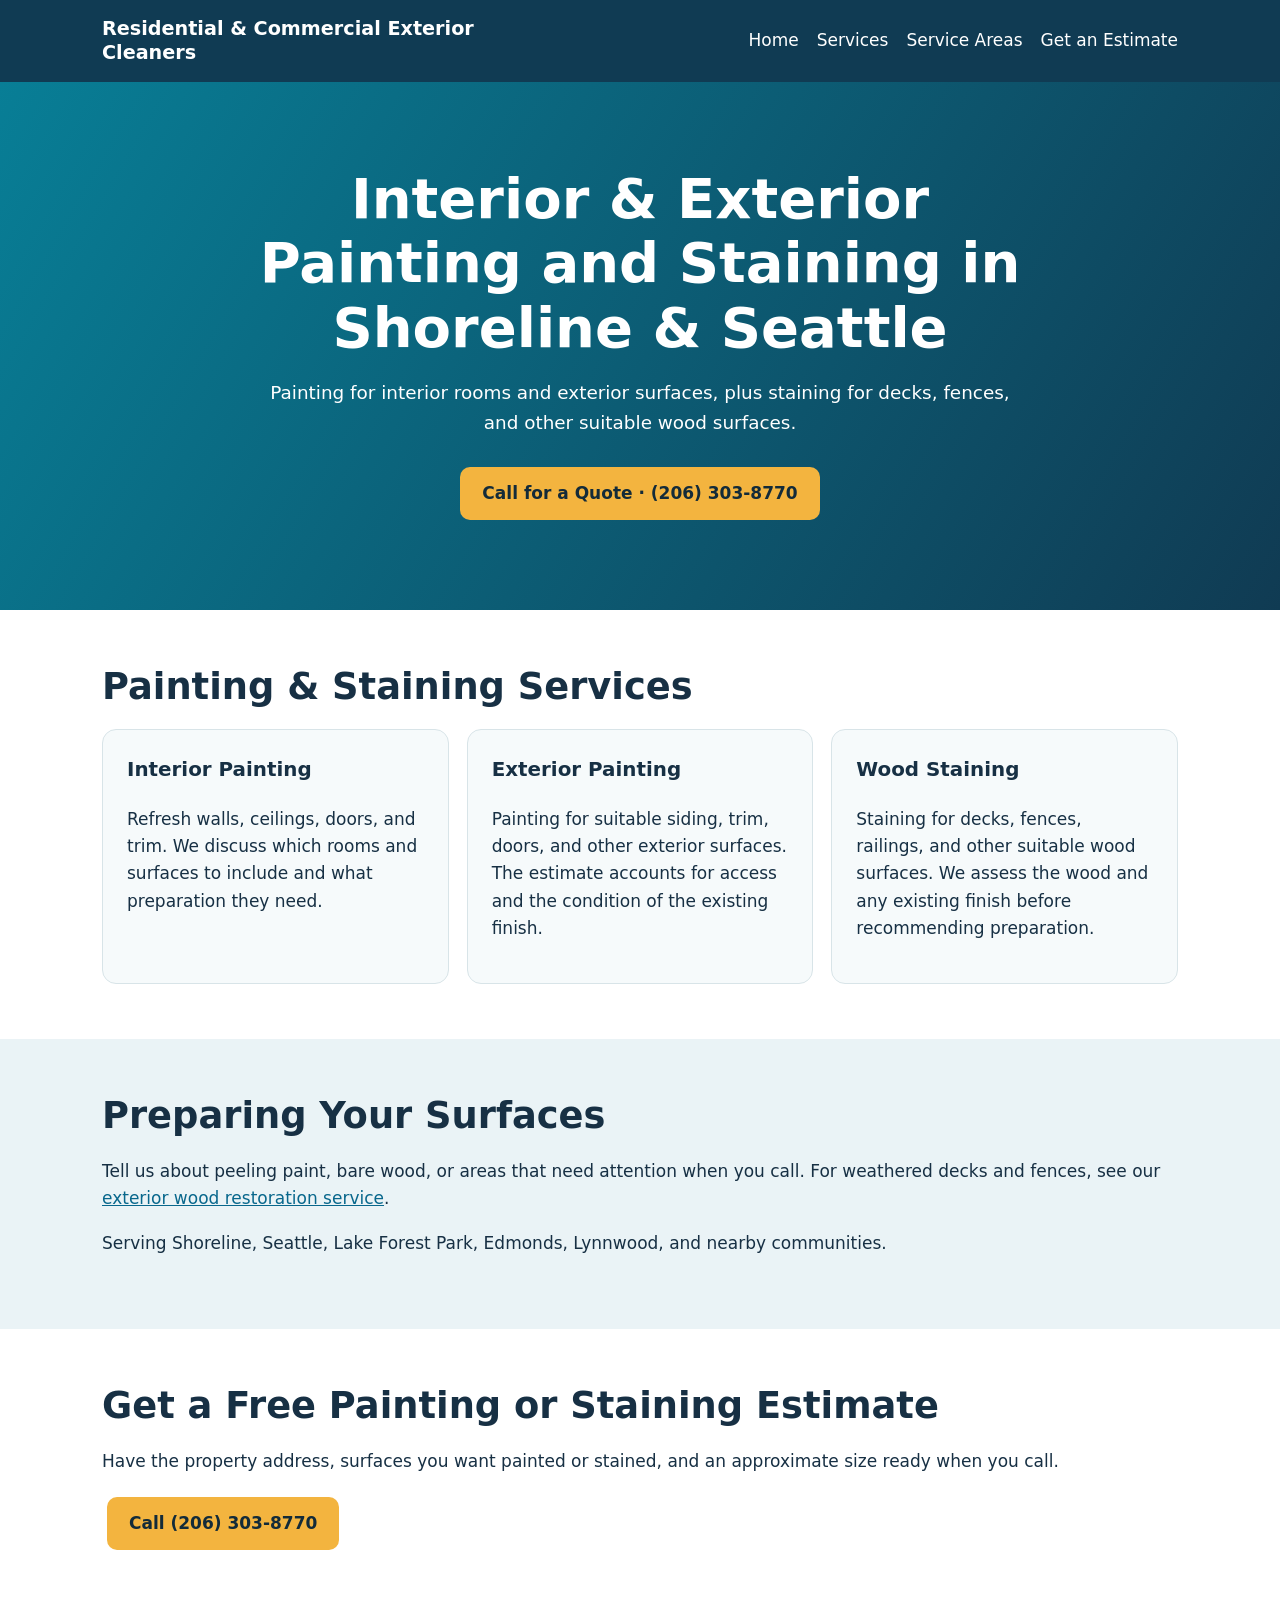
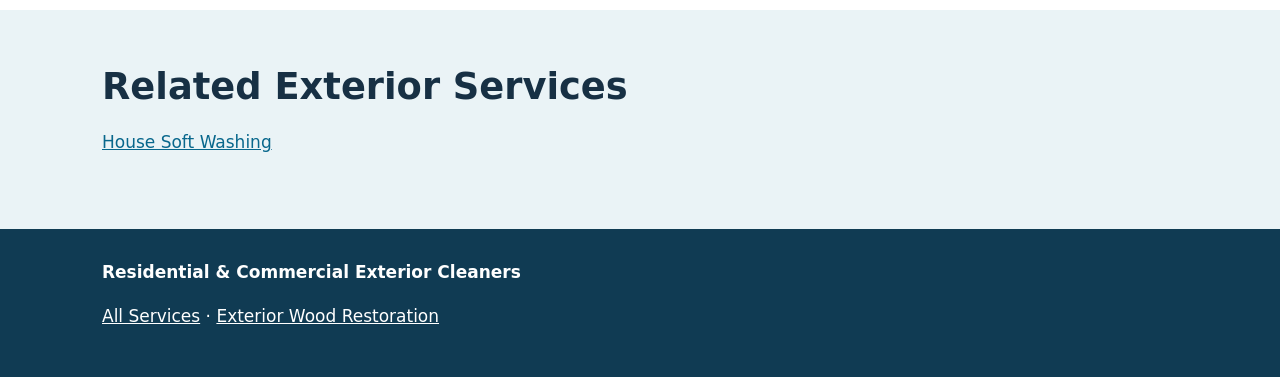
<file: services/painting-staining.html>
<!doctype html>
<html lang="en">
<head>
  <meta charset="utf-8">
  <meta name="viewport" content="width=device-width,initial-scale=1">
  <title>Painting &amp; Staining | Shoreline &amp; Seattle, WA</title>
  <meta name="description" content="Interior and exterior painting, deck and fence staining in Shoreline, Seattle and nearby communities. Call 206-303-8770 for a free estimate.">
  <link rel="canonical" href="https://www.residentialcommercialexteriorcleaners.com/services/painting-staining.html">
  <link rel="stylesheet" href="/styles.css">

<!-- Google tag (gtag.js) -->
<script async src="https://www.googletagmanager.com/gtag/js?id=AW-18505908150"></script>
<script>
  window.dataLayer = window.dataLayer || [];
  function gtag(){dataLayer.push(arguments);}
  gtag('js', new Date());

  gtag('config', 'AW-18505908150');
</script>
</head>
<body>
  <header>
    <div class="wrap">
      <a class="brand" href="/">Residential &amp; Commercial Exterior Cleaners</a>
      <nav aria-label="Main navigation">
        <a href="/">Home</a>
        <a href="/#services">Services</a>
        <a href="/#areas">Service Areas</a>
        <a href="#quote">Get an Estimate</a>
      </nav>
    </div>
  </header>
  <main>
    <section class="hero">
      <div class="wrap">
        <h1>Interior &amp; Exterior Painting and Staining in Shoreline &amp; Seattle</h1>
        <p>Painting for interior rooms and exterior surfaces, plus staining for decks, fences, and other suitable wood surfaces.</p>
        <a class="btn" href="tel:+12063038770">Call for a Quote · (206) 303-8770</a>
      </div>
    </section>
    <section class="section">
      <div class="wrap">
        <h2>Painting &amp; Staining Services</h2>
        <div class="grid">
          <article class="card">
            <h3>Interior Painting</h3>
            <p>Refresh walls, ceilings, doors, and trim. We discuss which rooms and surfaces to include and what preparation they need.</p>
          </article>
          <article class="card">
            <h3>Exterior Painting</h3>
            <p>Painting for suitable siding, trim, doors, and other exterior surfaces. The estimate accounts for access and the condition of the existing finish.</p>
          </article>
          <article class="card">
            <h3>Wood Staining</h3>
            <p>Staining for decks, fences, railings, and other suitable wood surfaces. We assess the wood and any existing finish before recommending preparation.</p>
          </article>
        </div>
      </div>
    </section>
    <section class="section light">
      <div class="wrap">
        <h2>Preparing Your Surfaces</h2>
        <p>Tell us about peeling paint, bare wood, or areas that need attention when you call. For weathered decks and fences, see our <a href="/services/wood-restoration.html">exterior wood restoration service</a>.</p>
        <p>Serving Shoreline, Seattle, Lake Forest Park, Edmonds, Lynnwood, and nearby communities.</p>
      </div>
    </section>
    <section class="section" id="quote">
      <div class="wrap">
        <h2>Get a Free Painting or Staining Estimate</h2>
        <p>Have the property address, surfaces you want painted or stained, and an approximate size ready when you call.</p>
        <a class="btn" href="tel:+12063038770">Call (206) 303-8770</a>
      </div>
    </section>
  <section class="section light"><div class="wrap"><h2>Related Exterior Services</h2><p><a href="/services/house-soft-washing.html">House Soft Washing</a></p></div></section>
</main>
  <footer>
    <div class="wrap">
      <strong>Residential &amp; Commercial Exterior Cleaners</strong>
      <p><a href="/#services">All Services</a> · <a href="/services/wood-restoration.html">Exterior Wood Restoration</a></p>
    </div>
  </footer>
</body>
</html>
</file>
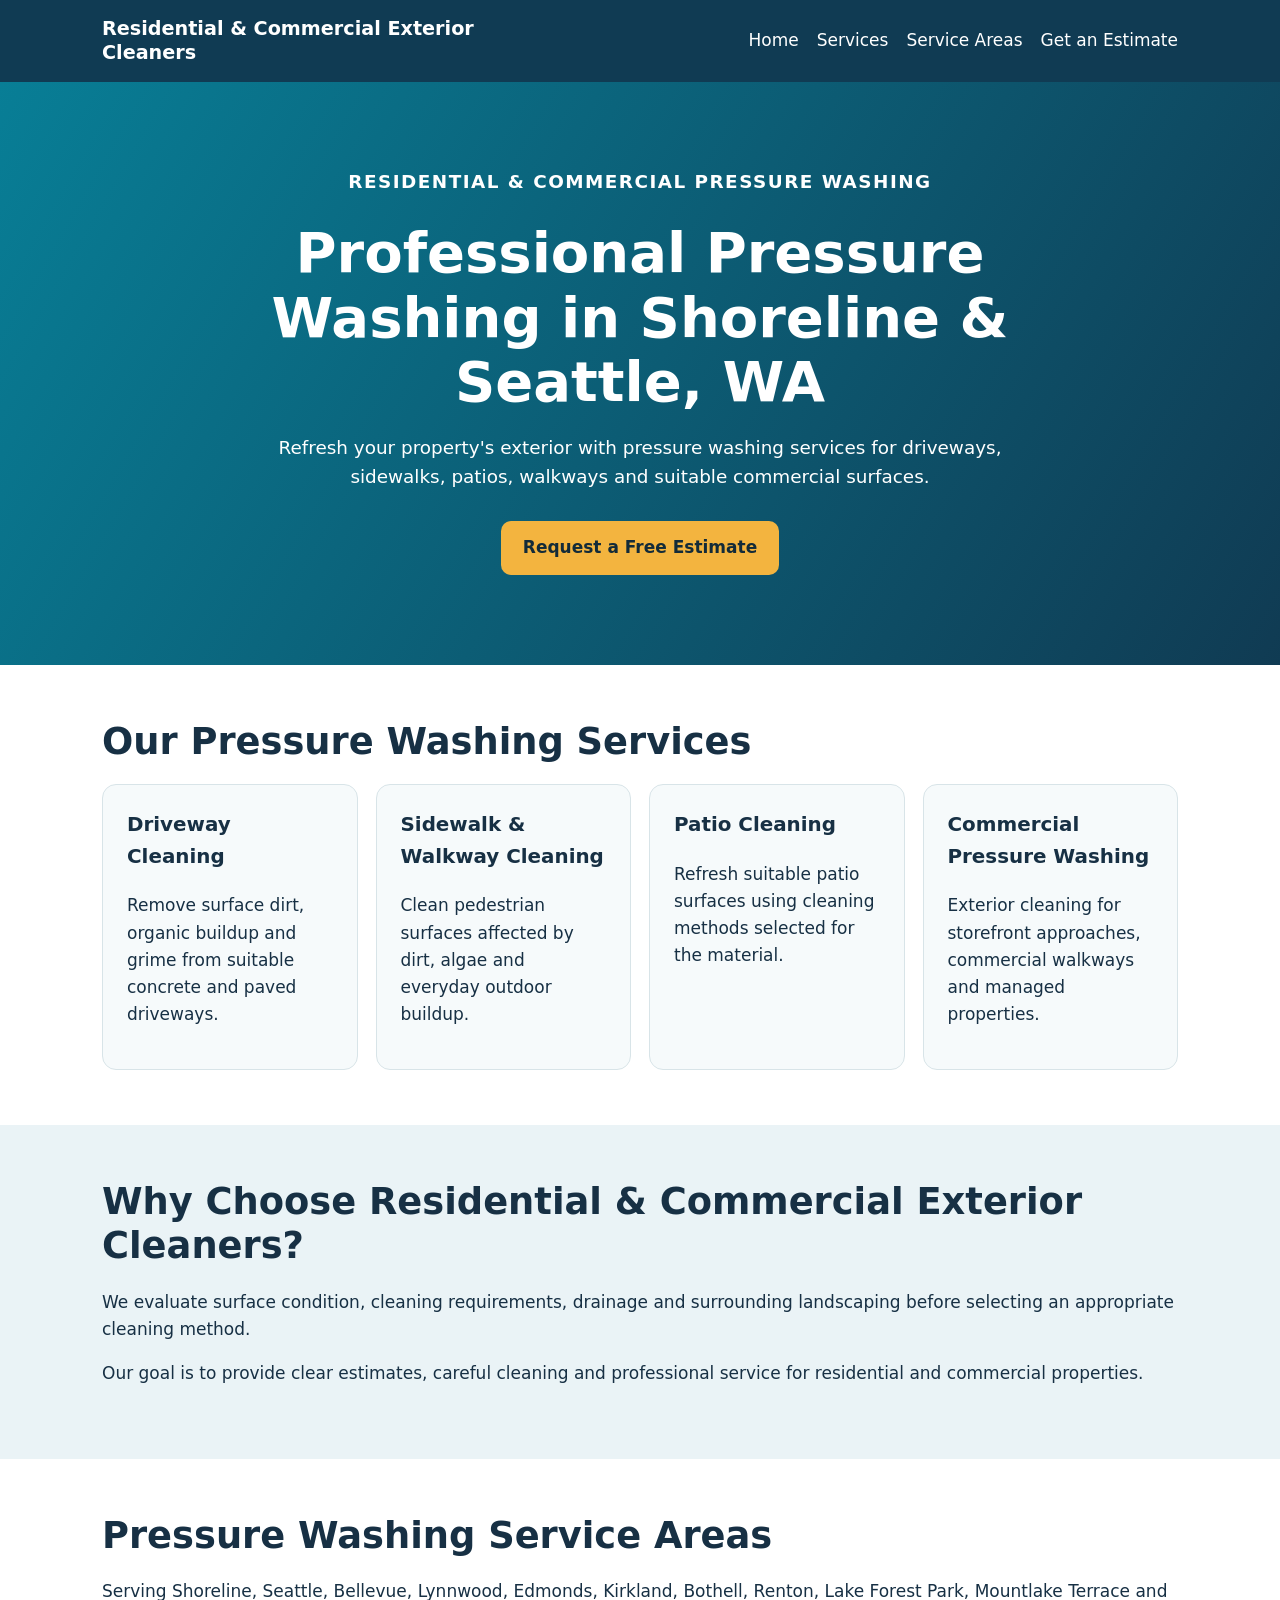
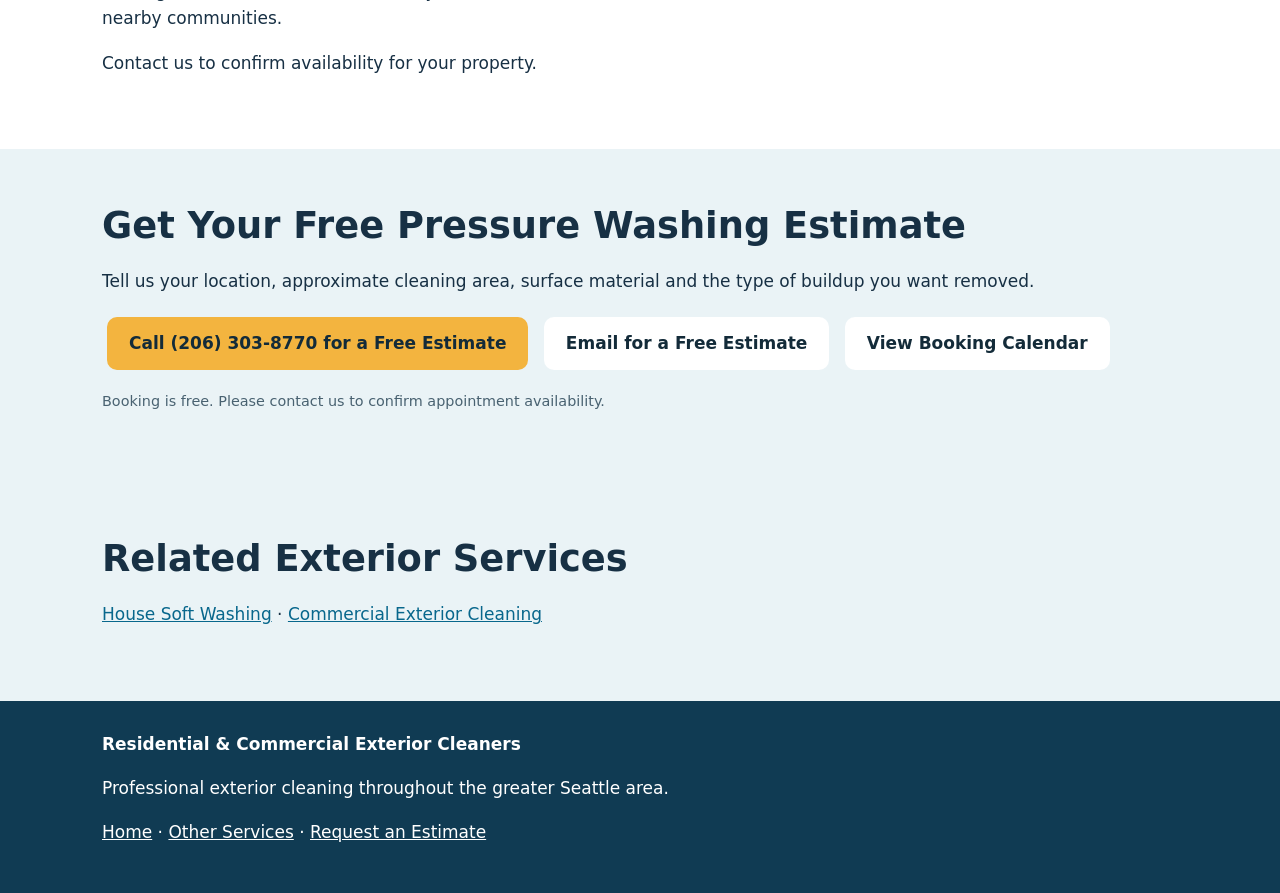
<file: services/pressure-washing.html>
<!doctype html>
<html lang="en">
<head>
<meta charset="utf-8">
<meta name="viewport" content="width=device-width,initial-scale=1">
<title>Pressure Washing | Shoreline &amp; Seattle, WA</title>
<meta name="description" content="Driveway, sidewalk, patio and commercial concrete pressure washing in Shoreline, Seattle and nearby cities. Call 206-303-8770 for a free estimate.">
<link rel="canonical" href="https://www.residentialcommercialexteriorcleaners.com/services/pressure-washing.html">
<link rel="stylesheet" href="/styles.css">

<!-- Google tag (gtag.js) -->
<script async src="https://www.googletagmanager.com/gtag/js?id=AW-18505908150"></script>
<script>
  window.dataLayer = window.dataLayer || [];
  function gtag(){dataLayer.push(arguments);}
  gtag('js', new Date());

  gtag('config', 'AW-18505908150');
</script>
</head>
<body>
<header><div class="wrap">
<a class="brand" href="/">Residential &amp; Commercial Exterior Cleaners</a>
<nav aria-label="Main navigation">
<a href="/">Home</a>
<a href="/#services">Services</a>
<a href="/#areas">Service Areas</a>
<a href="/#quote">Get an Estimate</a>
</nav>
</div></header>
<main>
<section class="hero"><div class="wrap">
<p class="eyebrow">Residential &amp; Commercial Pressure Washing</p>
<h1>Professional Pressure Washing in Shoreline &amp; Seattle, WA</h1>
<p>Refresh your property's exterior with pressure washing services for driveways, sidewalks, patios, walkways and suitable commercial surfaces.</p>
<a class="btn" href="#quote">Request a Free Estimate</a>
</div></section>
<section class="section"><div class="wrap">
<h2>Our Pressure Washing Services</h2>
<div class="grid">
<article class="card"><h3>Driveway Cleaning</h3><p>Remove surface dirt, organic buildup and grime from suitable concrete and paved driveways.</p></article>
<article class="card"><h3>Sidewalk &amp; Walkway Cleaning</h3><p>Clean pedestrian surfaces affected by dirt, algae and everyday outdoor buildup.</p></article>
<article class="card"><h3>Patio Cleaning</h3><p>Refresh suitable patio surfaces using cleaning methods selected for the material.</p></article>
<article class="card"><h3>Commercial Pressure Washing</h3><p>Exterior cleaning for storefront approaches, commercial walkways and managed properties.</p></article>
</div>
</div></section>
<section class="section light"><div class="wrap">
<h2>Why Choose Residential &amp; Commercial Exterior Cleaners?</h2>
<p>We evaluate surface condition, cleaning requirements, drainage and surrounding landscaping before selecting an appropriate cleaning method.</p>
<p>Our goal is to provide clear estimates, careful cleaning and professional service for residential and commercial properties.</p>
</div></section>
<section class="section"><div class="wrap">
<h2>Pressure Washing Service Areas</h2>
<p>Serving Shoreline, Seattle, Bellevue, Lynnwood, Edmonds, Kirkland, Bothell, Renton, Lake Forest Park, Mountlake Terrace and nearby communities.</p>
<p>Contact us to confirm availability for your property.</p>
</div></section>
<section class="section light" id="quote"><div class="wrap">
<h2>Get Your Free Pressure Washing Estimate</h2>
<p>Tell us your location, approximate cleaning area, surface material and the type of buildup you want removed.</p>
<a class="btn" href="tel:+12063038770">Call (206) 303-8770 for a Free Estimate</a>
<a class="btn secondary" href="mailto:matt@residentialcommercialexteriorcleaners.com?subject=Pressure%20Washing%20Estimate">Email for a Free Estimate</a>
<a class="btn secondary" href="https://calendar.app.google/ALPbAjFEjYgFYLGk9" rel="noopener noreferrer">View Booking Calendar</a>
<p class="note">Booking is free. Please contact us to confirm appointment availability.</p>
</div></section>
<section class="section light"><div class="wrap"><h2>Related Exterior Services</h2><p><a href="/services/house-soft-washing.html">House Soft Washing</a> · <a href="/services/commercial-cleaning.html">Commercial Exterior Cleaning</a></p></div></section>
</main>
<footer><div class="wrap">
<strong>Residential &amp; Commercial Exterior Cleaners</strong>
<p>Professional exterior cleaning throughout the greater Seattle area.</p>
<p><a href="/">Home</a> · <a href="/#services">Other Services</a> · <a href="/#quote">Request an Estimate</a></p>
</div></footer>
</body>
</html>
</file>
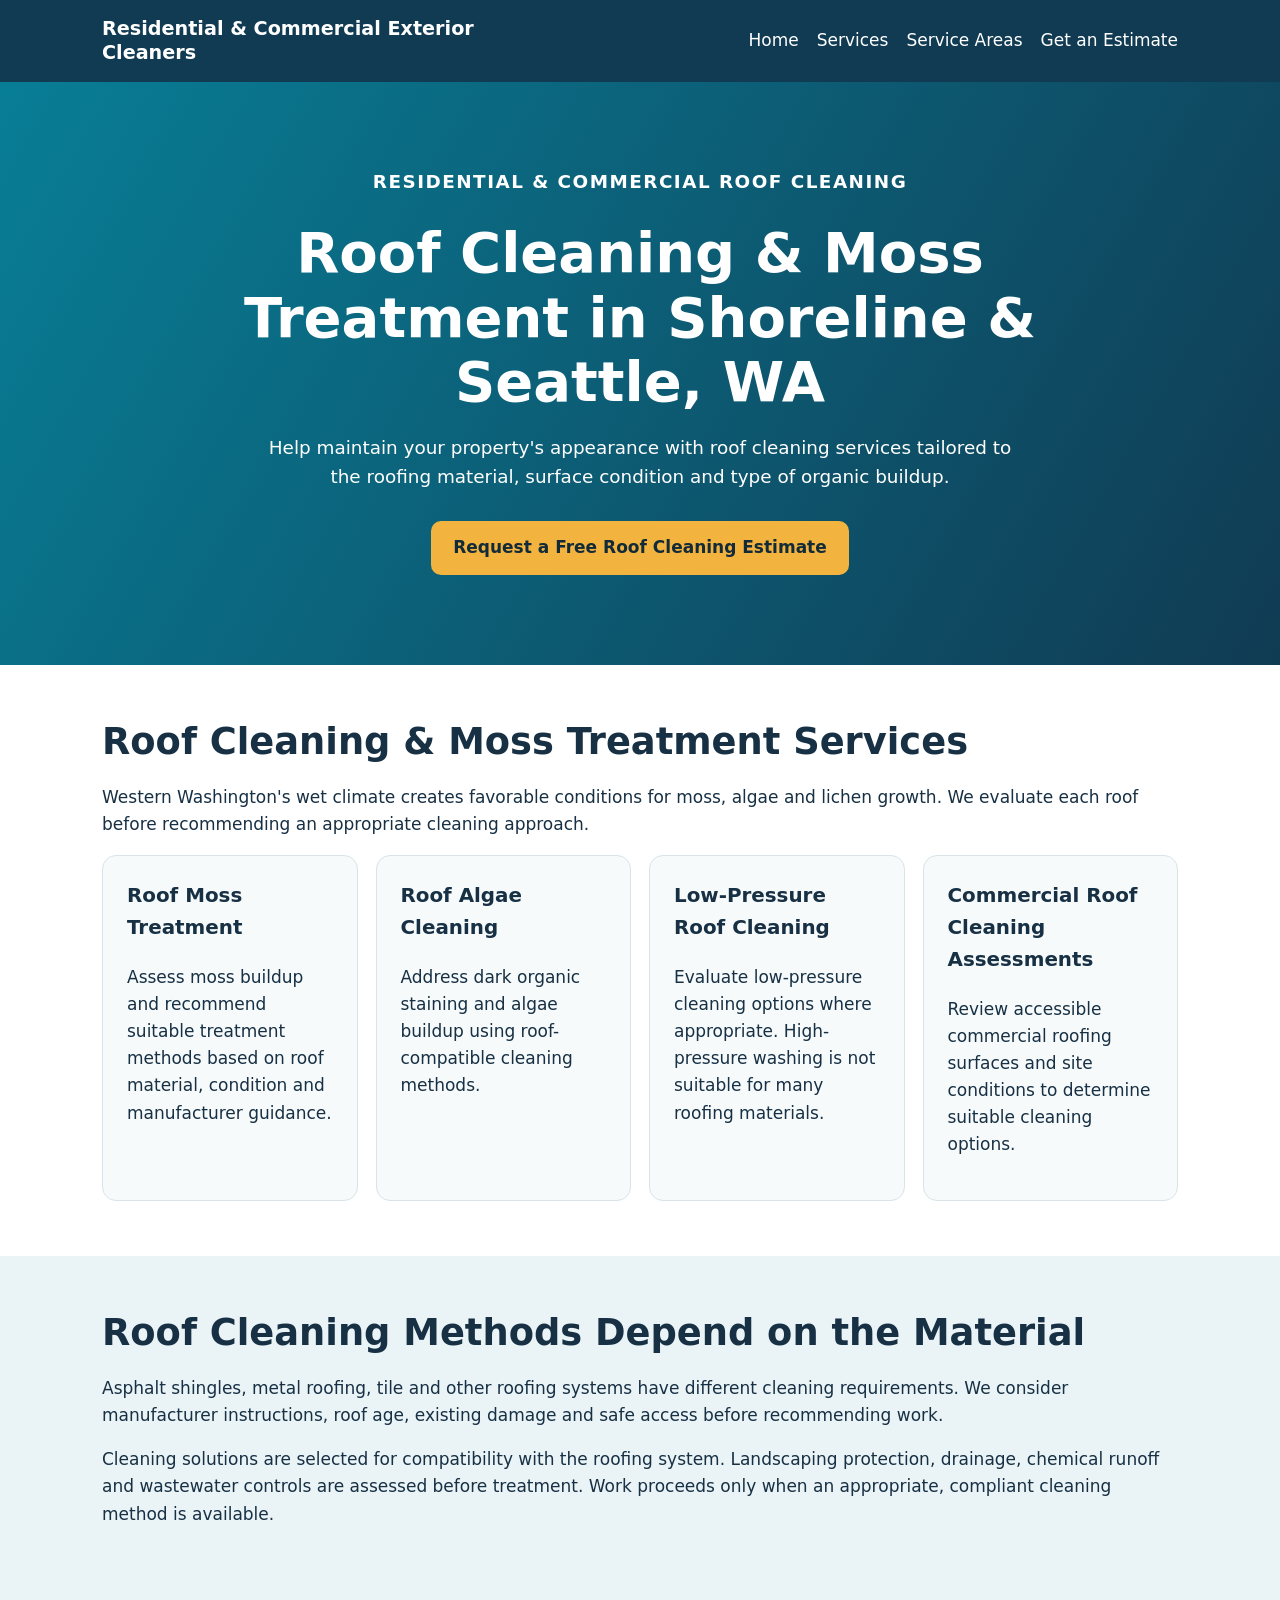
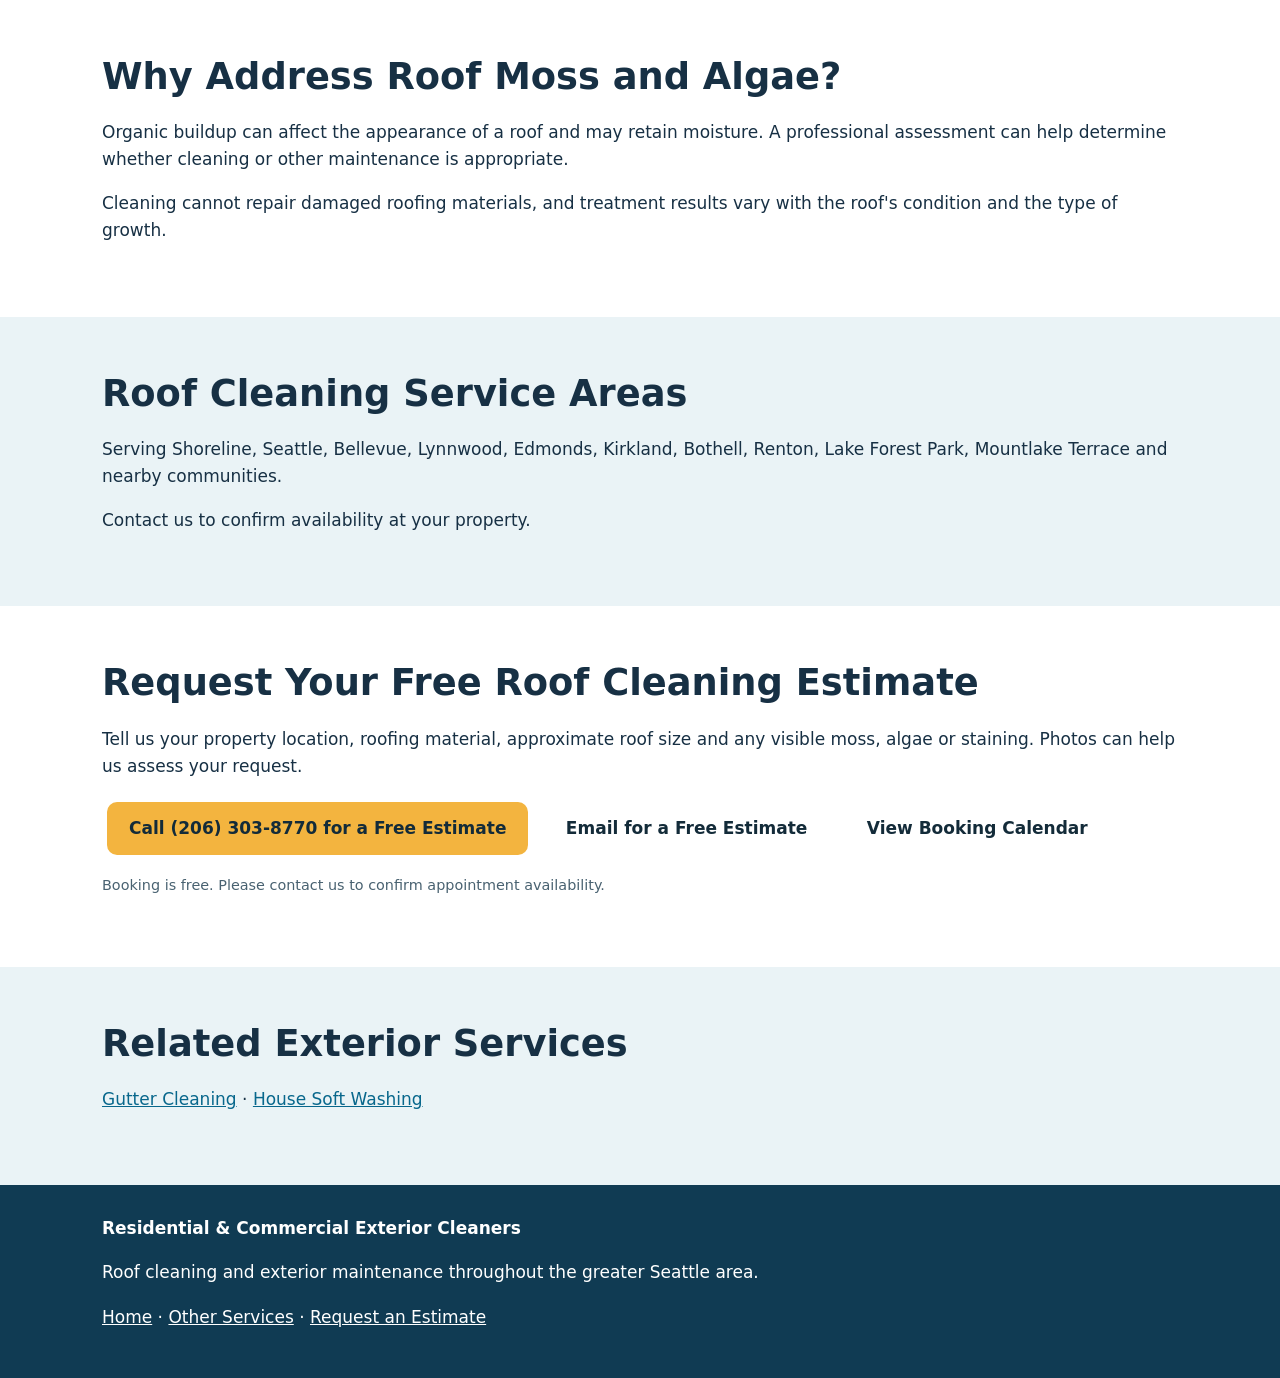
<file: services/roof-cleaning.html>
<!doctype html>
<html lang="en">
<head>
<meta charset="utf-8">
<meta name="viewport" content="width=device-width,initial-scale=1">
<title>Roof Cleaning &amp; Moss Treatment | Shoreline &amp; Seattle</title>
<meta name="description" content="Roof moss treatment and algae cleaning for suitable roofing materials in Shoreline, Seattle and nearby cities. Call 206-303-8770 for a free estimate.">
<link rel="canonical" href="https://www.residentialcommercialexteriorcleaners.com/services/roof-cleaning.html">
<link rel="stylesheet" href="/styles.css">

<!-- Google tag (gtag.js) -->
<script async src="https://www.googletagmanager.com/gtag/js?id=AW-18505908150"></script>
<script>
  window.dataLayer = window.dataLayer || [];
  function gtag(){dataLayer.push(arguments);}
  gtag('js', new Date());

  gtag('config', 'AW-18505908150');
</script>
</head>
<body>
<header><div class="wrap">
<a class="brand" href="/">Residential &amp; Commercial Exterior Cleaners</a>
<nav aria-label="Main navigation">
<a href="/">Home</a>
<a href="/#services">Services</a>
<a href="/#areas">Service Areas</a>
<a href="/#quote">Get an Estimate</a>
</nav></div></header>
<main>
<section class="hero"><div class="wrap">
<p class="eyebrow">Residential &amp; Commercial Roof Cleaning</p>
<h1>Roof Cleaning &amp; Moss Treatment in Shoreline &amp; Seattle, WA</h1>
<p>Help maintain your property's appearance with roof cleaning services tailored to the roofing material, surface condition and type of organic buildup.</p>
<a class="btn" href="#quote">Request a Free Roof Cleaning Estimate</a>
</div></section>
<section class="section"><div class="wrap">
<h2>Roof Cleaning &amp; Moss Treatment Services</h2>
<p>Western Washington's wet climate creates favorable conditions for moss, algae and lichen growth. We evaluate each roof before recommending an appropriate cleaning approach.</p>
<div class="grid">
<article class="card"><h3>Roof Moss Treatment</h3><p>Assess moss buildup and recommend suitable treatment methods based on roof material, condition and manufacturer guidance.</p></article>
<article class="card"><h3>Roof Algae Cleaning</h3><p>Address dark organic staining and algae buildup using roof-compatible cleaning methods.</p></article>
<article class="card"><h3>Low-Pressure Roof Cleaning</h3><p>Evaluate low-pressure cleaning options where appropriate. High-pressure washing is not suitable for many roofing materials.</p></article>
<article class="card"><h3>Commercial Roof Cleaning Assessments</h3><p>Review accessible commercial roofing surfaces and site conditions to determine suitable cleaning options.</p></article>
</div></div></section>
<section class="section light"><div class="wrap">
<h2>Roof Cleaning Methods Depend on the Material</h2>
<p>Asphalt shingles, metal roofing, tile and other roofing systems have different cleaning requirements. We consider manufacturer instructions, roof age, existing damage and safe access before recommending work.</p>
<p>Cleaning solutions are selected for compatibility with the roofing system. Landscaping protection, drainage, chemical runoff and wastewater controls are assessed before treatment. Work proceeds only when an appropriate, compliant cleaning method is available.</p>
</div></section>
<section class="section"><div class="wrap">
<h2>Why Address Roof Moss and Algae?</h2>
<p>Organic buildup can affect the appearance of a roof and may retain moisture. A professional assessment can help determine whether cleaning or other maintenance is appropriate.</p>
<p>Cleaning cannot repair damaged roofing materials, and treatment results vary with the roof's condition and the type of growth.</p>
</div></section>
<section class="section light"><div class="wrap">
<h2>Roof Cleaning Service Areas</h2>
<p>Serving Shoreline, Seattle, Bellevue, Lynnwood, Edmonds, Kirkland, Bothell, Renton, Lake Forest Park, Mountlake Terrace and nearby communities.</p>
<p>Contact us to confirm availability at your property.</p>
</div></section>
<section class="section" id="quote"><div class="wrap">
<h2>Request Your Free Roof Cleaning Estimate</h2>
<p>Tell us your property location, roofing material, approximate roof size and any visible moss, algae or staining. Photos can help us assess your request.</p>
<a class="btn" href="tel:+12063038770">Call (206) 303-8770 for a Free Estimate</a>
<a class="btn secondary" href="mailto:matt@residentialcommercialexteriorcleaners.com?subject=Roof%20Cleaning%20Estimate">Email for a Free Estimate</a>
<a class="btn secondary" href="https://calendar.app.google/ALPbAjFEjYgFYLGk9" rel="noopener noreferrer">View Booking Calendar</a>
<p class="note">Booking is free. Please contact us to confirm appointment availability.</p>
</div></section>
<section class="section light"><div class="wrap"><h2>Related Exterior Services</h2><p><a href="/services/gutter-cleaning.html">Gutter Cleaning</a> · <a href="/services/house-soft-washing.html">House Soft Washing</a></p></div></section>
</main>
<footer><div class="wrap">
<strong>Residential &amp; Commercial Exterior Cleaners</strong>
<p>Roof cleaning and exterior maintenance throughout the greater Seattle area.</p>
<p><a href="/">Home</a> · <a href="/#services">Other Services</a> · <a href="/#quote">Request an Estimate</a></p>
</div></footer>
</body>
</html>
</file>
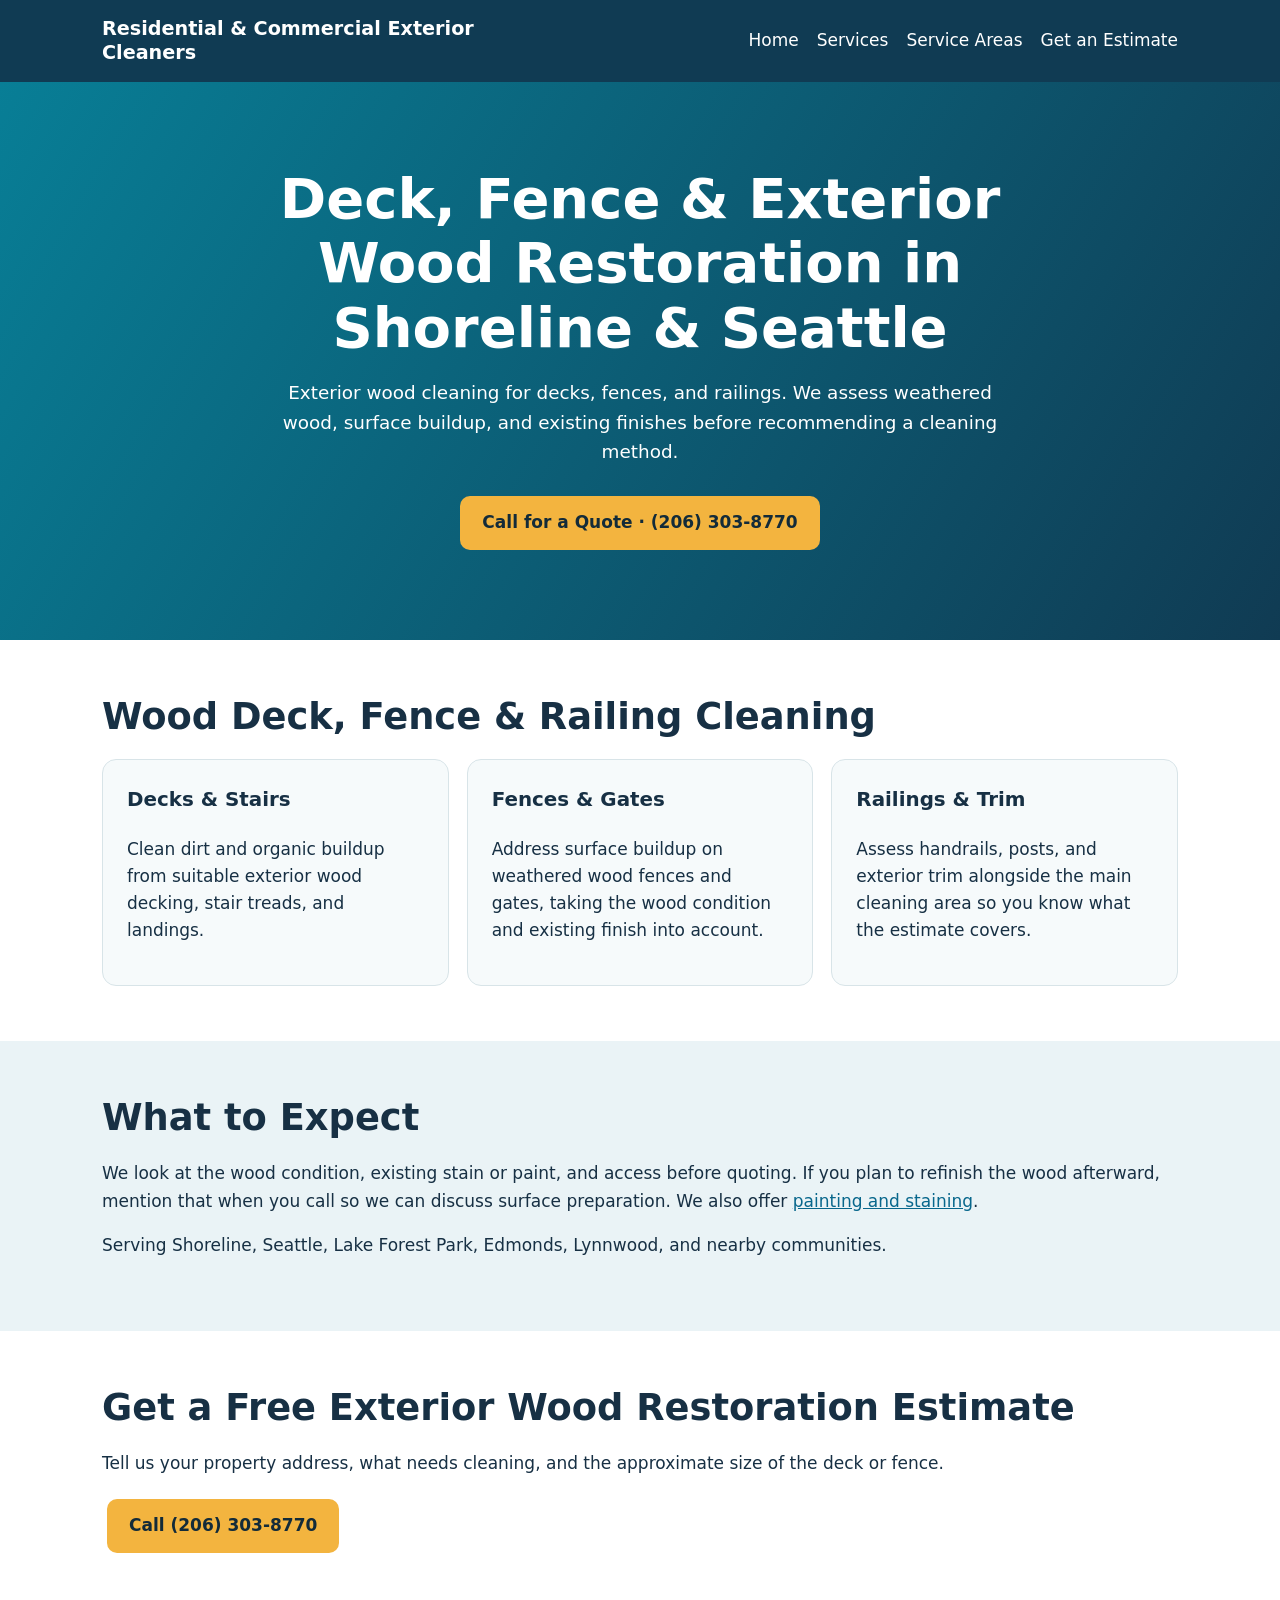
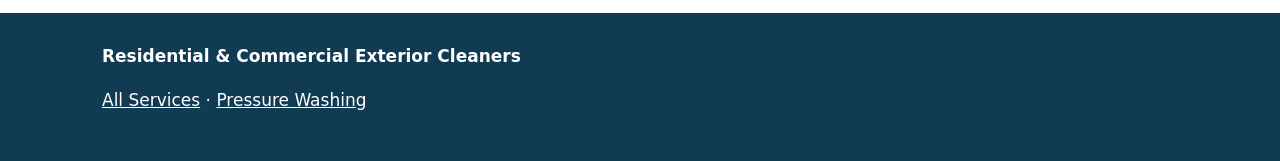
<file: services/wood-restoration.html>
<!doctype html>
<html lang="en">
<head>
  <meta charset="utf-8">
  <meta name="viewport" content="width=device-width,initial-scale=1">
  <title>Deck &amp; Fence Cleaning | Shoreline &amp; Seattle, WA</title>
  <meta name="description" content="Exterior wood restoration and cleaning for decks, fences and railings in Shoreline and Seattle. Call 206-303-8770 for a free estimate.">
  <link rel="canonical" href="https://www.residentialcommercialexteriorcleaners.com/services/wood-restoration.html">
  <link rel="stylesheet" href="/styles.css">

<!-- Google tag (gtag.js) -->
<script async src="https://www.googletagmanager.com/gtag/js?id=AW-18505908150"></script>
<script>
  window.dataLayer = window.dataLayer || [];
  function gtag(){dataLayer.push(arguments);}
  gtag('js', new Date());

  gtag('config', 'AW-18505908150');
</script>
</head>
<body>
  <header>
    <div class="wrap">
      <a class="brand" href="/">Residential &amp; Commercial Exterior Cleaners</a>
      <nav aria-label="Main navigation">
        <a href="/">Home</a>
        <a href="/#services">Services</a>
        <a href="/#areas">Service Areas</a>
        <a href="#quote">Get an Estimate</a>
      </nav>
    </div>
  </header>
  <main>
    <section class="hero">
      <div class="wrap">
        <h1>Deck, Fence &amp; Exterior Wood Restoration in Shoreline &amp; Seattle</h1>
        <p>Exterior wood cleaning for decks, fences, and railings. We assess weathered wood, surface buildup, and existing finishes before recommending a cleaning method.</p>
        <a class="btn" href="tel:+12063038770">Call for a Quote · (206) 303-8770</a>
      </div>
    </section>
    <section class="section">
      <div class="wrap">
        <h2>Wood Deck, Fence &amp; Railing Cleaning</h2>
        <div class="grid">
          <article class="card"><h3>Decks &amp; Stairs</h3><p>Clean dirt and organic buildup from suitable exterior wood decking, stair treads, and landings.</p></article>
          <article class="card"><h3>Fences &amp; Gates</h3><p>Address surface buildup on weathered wood fences and gates, taking the wood condition and existing finish into account.</p></article>
          <article class="card"><h3>Railings &amp; Trim</h3><p>Assess handrails, posts, and exterior trim alongside the main cleaning area so you know what the estimate covers.</p></article>
        </div>
      </div>
    </section>
    <section class="section light">
      <div class="wrap">
        <h2>What to Expect</h2>
        <p>We look at the wood condition, existing stain or paint, and access before quoting. If you plan to refinish the wood afterward, mention that when you call so we can discuss surface preparation. We also offer <a href="/services/painting-staining.html">painting and staining</a>.</p>
        <p>Serving Shoreline, Seattle, Lake Forest Park, Edmonds, Lynnwood, and nearby communities.</p>
      </div>
    </section>
    <section class="section" id="quote">
      <div class="wrap">
        <h2>Get a Free Exterior Wood Restoration Estimate</h2>
        <p>Tell us your property address, what needs cleaning, and the approximate size of the deck or fence.</p>
        <a class="btn" href="tel:+12063038770">Call (206) 303-8770</a>
      </div>
    </section>
  </main>
  <footer>
    <div class="wrap">
      <strong>Residential &amp; Commercial Exterior Cleaners</strong>
      <p><a href="/#services">All Services</a> · <a href="/services/pressure-washing.html">Pressure Washing</a></p>
    </div>
  </footer>
</body>
</html>
</file>
<file: styles.css>
*{box-sizing:border-box}html{scroll-behavior:smooth}body{margin:0;font:17px/1.6 system-ui,-apple-system,Segoe UI,sans-serif;color:#173044;background:#fff}a{color:#08678c}header{background:#103b53;color:white}header .wrap{display:flex;justify-content:space-between;align-items:center;gap:20px;flex-wrap:wrap;padding:17px 22px}header a{color:white;text-decoration:none}nav{display:flex;gap:18px;flex-wrap:wrap}nav a:hover{text-decoration:underline}.brand{font-weight:800;font-size:1.2rem;line-height:1.25;max-width:380px}.hero{background:linear-gradient(120deg,#087e96,#103b53);color:white;padding:85px 20px;text-align:center}.hero h1{font-size:clamp(2rem,5vw,3.5rem);line-height:1.15;max-width:850px;margin:0 auto 18px}.hero p{max-width:750px;margin:0 auto 25px;font-size:1.15rem}.wrap{max-width:1120px;margin:auto;padding:0 22px}.section{padding:55px 0}.section h2{font-size:clamp(1.7rem,3vw,2.3rem);line-height:1.2;margin:0 0 20px}.grid{display:grid;grid-template-columns:repeat(auto-fit,minmax(240px,1fr));gap:18px}.card{border:1px solid #d8e4e8;border-radius:14px;padding:24px;background:#f6fafb}.card h3{margin-top:0}.btn{display:inline-block;background:#f3b43f;color:#132b39!important;font-weight:800;text-decoration:none;padding:13px 22px;border-radius:10px;margin:5px}.btn.secondary{background:white}.light{background:#eaf3f6}.note{font-size:.9rem;color:#496271}.hero .note{color:#e9f4f8}footer{background:#103b53;color:white;padding:30px 0}footer a{color:white}.eyebrow{font-weight:700;text-transform:uppercase;letter-spacing:.08em;font-size:.85rem}ul{padding-left:22px}a:focus-visible{outline:3px solid #e7a11d;outline-offset:3px}@media(max-width:600px){header .wrap{display:block}nav{margin-top:14px}.hero{padding:65px 16px}}
</file>
